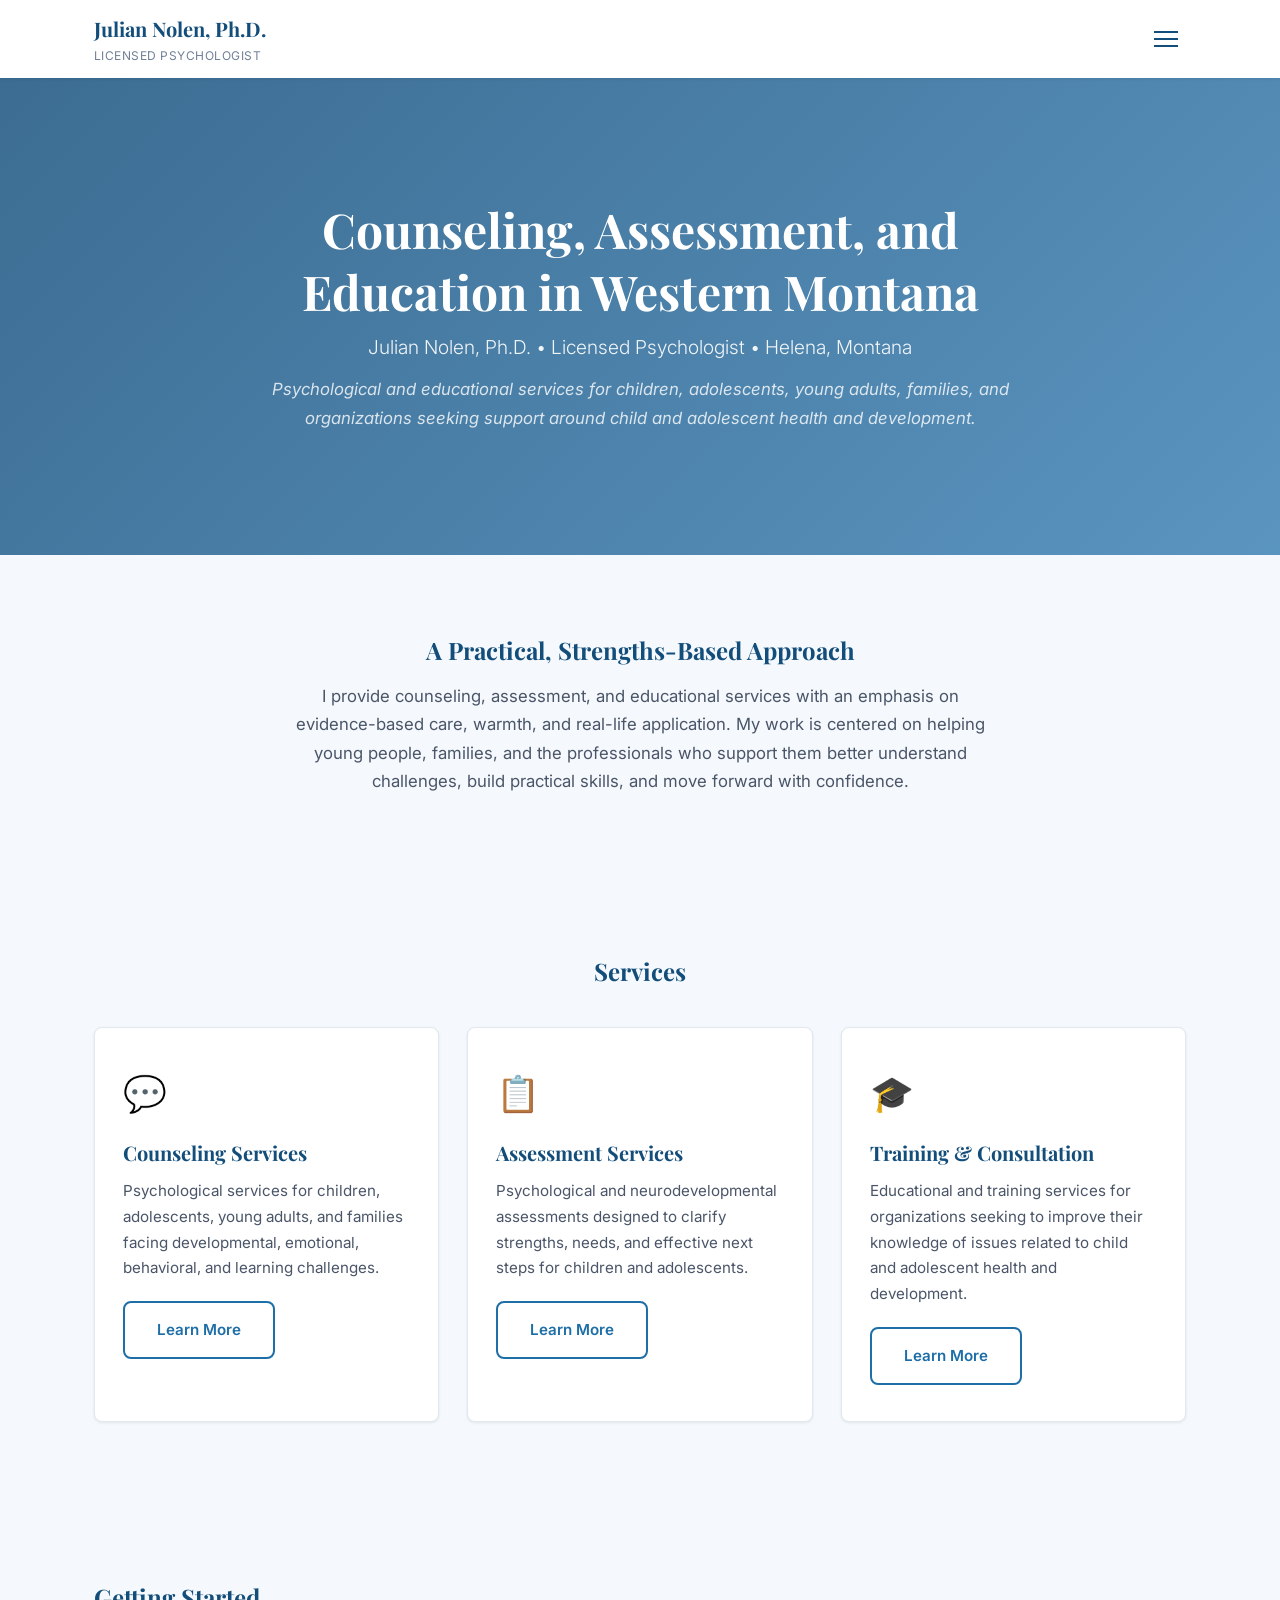
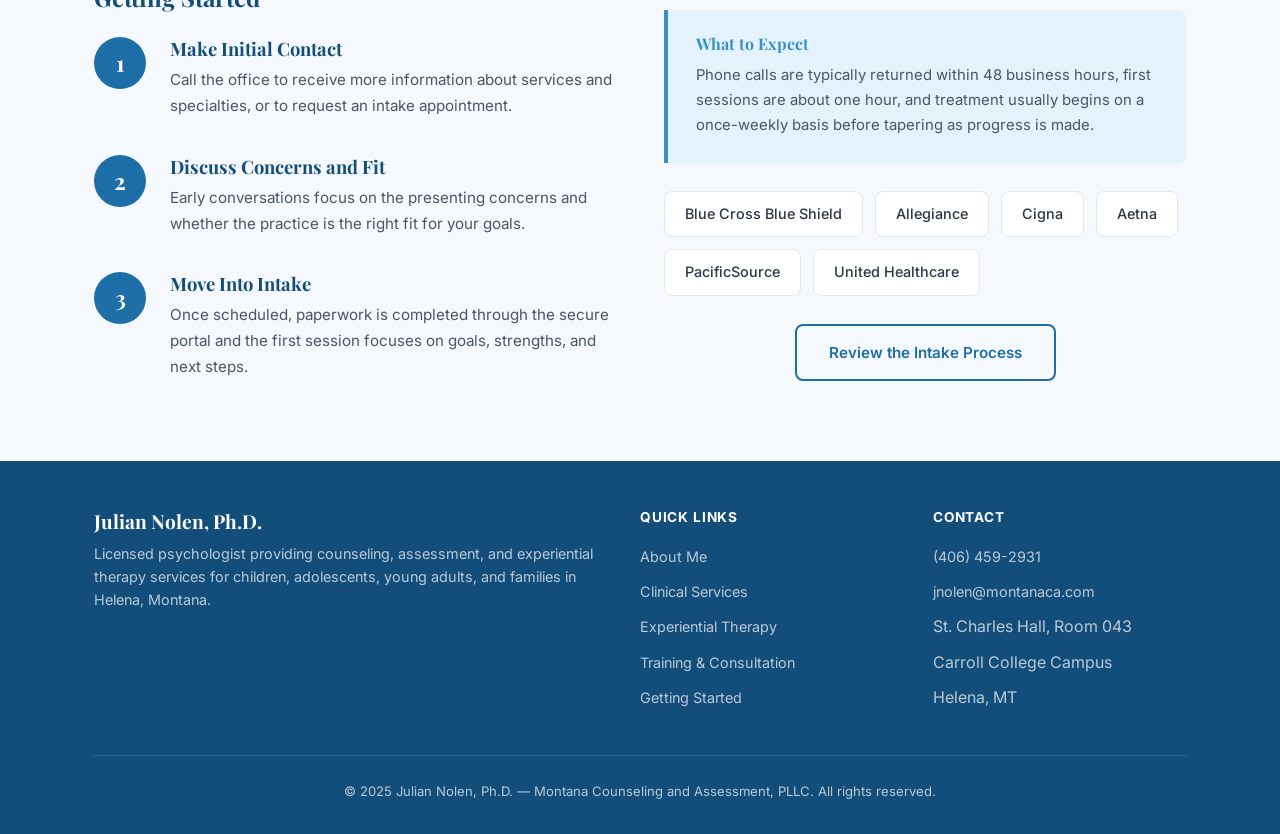
<file: index.html>
<!DOCTYPE html>
<html lang="en">
<head>
  <meta charset="UTF-8">
  <meta name="viewport" content="width=device-width, initial-scale=1.0">
  <meta name="description" content="Julian Nolen, Ph.D. — Licensed psychologist in Helena, Montana offering evidence-based counseling, assessment, and experiential therapy for children, adolescents, young adults, and families.">
  <title>Julian Nolen, Ph.D. — Counseling, Assessment &amp; Education in Western Montana</title>
  <link rel="preconnect" href="https://fonts.googleapis.com">
  <link rel="preconnect" href="https://fonts.gstatic.com" crossorigin>
  <link href="https://fonts.googleapis.com/css2?family=Inter:wght@300;400;500;600;700&family=Playfair+Display:wght@500;600;700&display=swap" rel="stylesheet">
  <link rel="stylesheet" href="styles.css">
</head>
<body>

  <!-- Header -->
  <header class="site-header">
    <div class="container">
      <a href="index.html" class="site-logo">
        Julian Nolen, Ph.D.
        <span>Licensed Psychologist</span>
      </a>
      <button class="nav-toggle" aria-label="Open navigation menu" onclick="document.querySelector('.main-nav').classList.toggle('open')">
        <span></span><span></span><span></span>
      </button>
      <nav class="main-nav" aria-label="Main navigation">
        <ul>
          <li><a href="index.html" class="active">Home</a></li>
          <li><a href="about.html">About Me</a></li>
          <li><a href="clinical-services.html">Clinical Services</a></li>
          <li><a href="experiential-therapy.html">Experiential Therapy</a></li>
          <li><a href="training-consultation.html">Training &amp; Consultation</a></li>
          <li><a href="getting-started.html">Getting Started</a></li>
          <li><a href="contact.html">Contact</a></li>
        </ul>
      </nav>
    </div>
  </header>

  <!-- Hero -->
  <section class="hero">
    <div class="container">
      <h1>Counseling, Assessment, and Education in Western Montana</h1>
      <p class="subtitle">Julian Nolen, Ph.D. &bull; Licensed Psychologist &bull; Helena, Montana</p>
      <p class="tagline">Psychological and educational services for children, adolescents, young adults, families, and organizations seeking support around child and adolescent health and development.</p>
    </div>
  </section>

  <!-- Introduction -->
  <section class="section">
    <div class="container text-center">
      <h2>A Practical, Strengths-Based Approach</h2>
      <p class="intro-text">
        I provide counseling, assessment, and educational services with an emphasis on evidence-based care, warmth, and real-life application. My work is centered on helping young people, families, and the professionals who support them better understand challenges, build practical skills, and move forward with confidence.
      </p>
    </div>
  </section>

  <!-- Services Overview -->
  <section class="section">
    <div class="container">
      <h2 class="text-center">Services</h2>
      <div class="card-grid">

        <div class="card">
          <div class="card__icon">💬</div>
          <h3>Counseling Services</h3>
          <p>Psychological services for children, adolescents, young adults, and families facing developmental, emotional, behavioral, and learning challenges.</p>
          <a href="clinical-services.html" class="btn btn--outline">Learn More</a>
        </div>

        <div class="card">
          <div class="card__icon">📋</div>
          <h3>Assessment Services</h3>
          <p>Psychological and neurodevelopmental assessments designed to clarify strengths, needs, and effective next steps for children and adolescents.</p>
          <a href="clinical-services.html#assessments" class="btn btn--outline">Learn More</a>
        </div>

        <div class="card">
          <div class="card__icon">🎓</div>
          <h3>Training &amp; Consultation</h3>
          <p>Educational and training services for organizations seeking to improve their knowledge of issues related to child and adolescent health and development.</p>
          <a href="training-consultation.html" class="btn btn--outline">Learn More</a>
        </div>

      </div>
    </div>
  </section>

  <!-- Getting Started Preview -->
  <section class="section">
    <div class="container">
      <div class="two-col">
        <div>
          <h2>Getting Started</h2>
          <div class="steps steps--compact">
            <div class="step">
              <div class="step__number">1</div>
              <div class="step__content">
                <h3>Make Initial Contact</h3>
                <p>Call the office to receive more information about services and specialties, or to request an intake appointment.</p>
              </div>
            </div>
            <div class="step">
              <div class="step__number">2</div>
              <div class="step__content">
                <h3>Discuss Concerns and Fit</h3>
                <p>Early conversations focus on the presenting concerns and whether the practice is the right fit for your goals.</p>
              </div>
            </div>
            <div class="step">
              <div class="step__number">3</div>
              <div class="step__content">
                <h3>Move Into Intake</h3>
                <p>Once scheduled, paperwork is completed through the secure portal and the first session focuses on goals, strengths, and next steps.</p>
              </div>
            </div>
          </div>
        </div>
        <div>
          <div class="info-box info-box--green">
            <h4>What to Expect</h4>
            <p>Phone calls are typically returned within 48 business hours, first sessions are about one hour, and treatment usually begins on a once-weekly basis before tapering as progress is made.</p>
          </div>
          <div class="insurance-grid">
            <span class="insurance-badge">Blue Cross Blue Shield</span>
            <span class="insurance-badge">Allegiance</span>
            <span class="insurance-badge">Cigna</span>
            <span class="insurance-badge">Aetna</span>
            <span class="insurance-badge">PacificSource</span>
            <span class="insurance-badge">United Healthcare</span>
          </div>
          <div class="btn-group mt-md">
            <a href="getting-started.html" class="btn btn--outline">Review the Intake Process</a>
          </div>
        </div>
      </div>
    </div>
  </section>

  <!-- Footer -->
  <footer class="site-footer">
    <div class="container">
      <div class="footer-grid">
        <div class="footer-brand">
          <h3>Julian Nolen, Ph.D.</h3>
          <p>Licensed psychologist providing counseling, assessment, and experiential therapy services for children, adolescents, young adults, and families in Helena, Montana.</p>
        </div>
        <div>
          <h4>Quick Links</h4>
          <ul>
            <li><a href="about.html">About Me</a></li>
            <li><a href="clinical-services.html">Clinical Services</a></li>
            <li><a href="experiential-therapy.html">Experiential Therapy</a></li>
            <li><a href="training-consultation.html">Training &amp; Consultation</a></li>
            <li><a href="getting-started.html">Getting Started</a></li>
          </ul>
        </div>
        <div>
          <h4>Contact</h4>
          <ul>
            <li><a href="tel:+14064592931">(406) 459-2931</a></li>
            <li><a href="mailto:jnolen@montanaca.com">jnolen@montanaca.com</a></li>
            <li>St. Charles Hall, Room 043</li>
            <li>Carroll College Campus</li>
            <li>Helena, MT</li>
          </ul>
        </div>
      </div>
      <div class="footer-bottom">
        <p>&copy; 2025 Julian Nolen, Ph.D. &mdash; Montana Counseling and Assessment, PLLC. All rights reserved.</p>
      </div>
    </div>
  </footer>

</body>
</html>
</file>
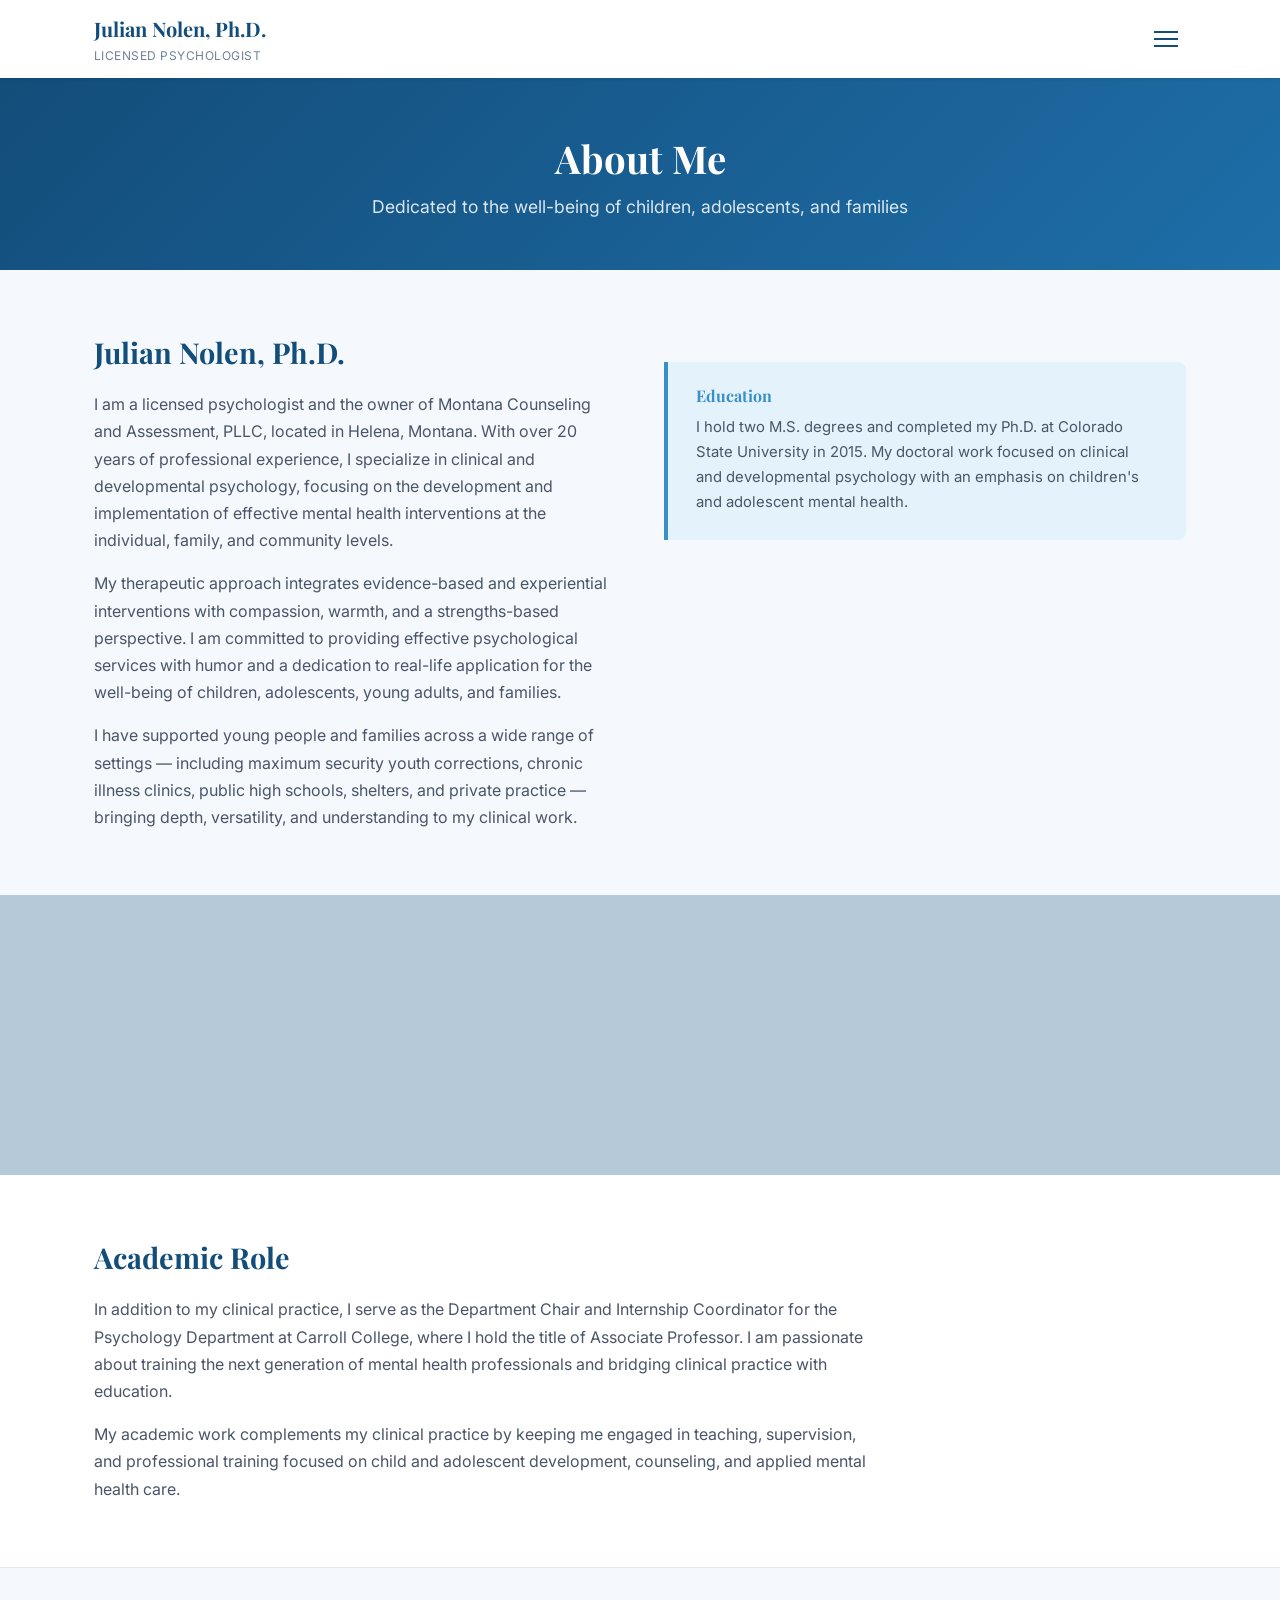
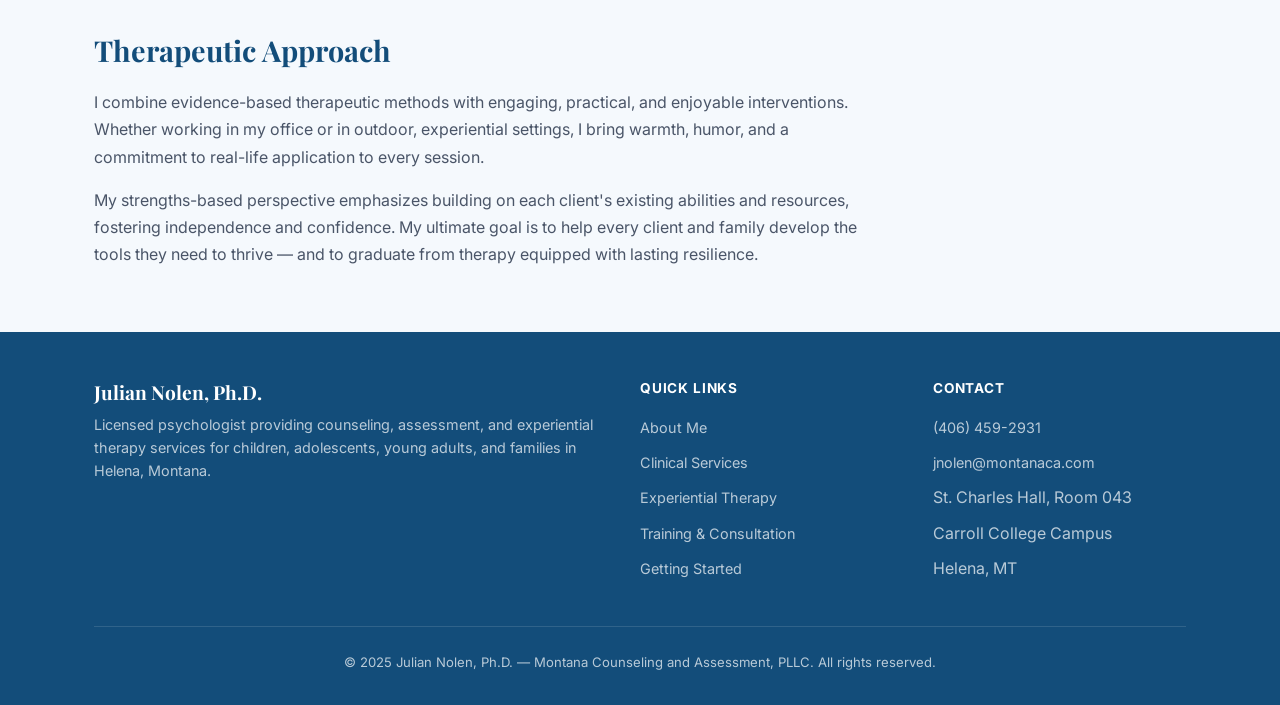
<file: about.html>
<!DOCTYPE html>
<html lang="en">
<head>
  <meta charset="UTF-8">
  <meta name="viewport" content="width=device-width, initial-scale=1.0">
  <meta name="description" content="Learn about Dr. Julian Nolen — licensed psychologist, Associate Professor at Carroll College, with over 20 years of experience supporting children, adolescents, and families.">
  <title>About Me — Julian Nolen, Ph.D.</title>
  <link rel="preconnect" href="https://fonts.googleapis.com">
  <link rel="preconnect" href="https://fonts.gstatic.com" crossorigin>
  <link href="https://fonts.googleapis.com/css2?family=Inter:wght@300;400;500;600;700&family=Playfair+Display:wght@500;600;700&display=swap" rel="stylesheet">
  <link rel="stylesheet" href="styles.css">
</head>
<body>

  <!-- Header -->
  <header class="site-header">
    <div class="container">
      <a href="index.html" class="site-logo">
        Julian Nolen, Ph.D.
        <span>Licensed Psychologist</span>
      </a>
      <button class="nav-toggle" aria-label="Open navigation menu" onclick="document.querySelector('.main-nav').classList.toggle('open')">
        <span></span><span></span><span></span>
      </button>
      <nav class="main-nav" aria-label="Main navigation">
        <ul>
          <li><a href="index.html">Home</a></li>
          <li><a href="about.html" class="active">About Me</a></li>
          <li><a href="clinical-services.html">Clinical Services</a></li>
          <li><a href="experiential-therapy.html">Experiential Therapy</a></li>
          <li><a href="training-consultation.html">Training &amp; Consultation</a></li>
          <li><a href="getting-started.html">Getting Started</a></li>
          <li><a href="contact.html">Contact</a></li>
        </ul>
      </nav>
    </div>
  </header>

  <!-- Page Header -->
  <section class="page-header">
    <div class="container">
      <h1>About Me</h1>
      <p>Dedicated to the well-being of children, adolescents, and families</p>
    </div>
  </section>

  <!-- Bio -->
  <section class="content-section">
    <div class="container">
      <div class="two-col">
        <div>
          <h2>Julian Nolen, Ph.D.</h2>
          <p>I am a licensed psychologist and the owner of Montana Counseling and Assessment, PLLC, located in Helena, Montana. With over 20 years of professional experience, I specialize in clinical and developmental psychology, focusing on the development and implementation of effective mental health interventions at the individual, family, and community levels.</p>
          <p>My therapeutic approach integrates evidence-based and experiential interventions with compassion, warmth, and a strengths-based perspective. I am committed to providing effective psychological services with humor and a dedication to real-life application for the well-being of children, adolescents, young adults, and families.</p>
          <p>I have supported young people and families across a wide range of settings — including maximum security youth corrections, chronic illness clinics, public high schools, shelters, and private practice — bringing depth, versatility, and understanding to my clinical work.</p>
        </div>
        <div>
          <div class="info-box info-box--green">
            <h4>Education</h4>
            <p>I hold two M.S. degrees and completed my Ph.D. at Colorado State University in 2015. My doctoral work focused on clinical and developmental psychology with an emphasis on children's and adolescent mental health.</p>
          </div>
        </div>
      </div>
    </div>
  </section>

  <!-- Nature Strip -->
  <div class="nature-strip" role="img" aria-label="Mountain lake landscape in Montana"></div>

  <!-- Academic Role -->
  <section class="content-section section--alt">
    <div class="container">
      <h2>Academic Role</h2>
      <p>In addition to my clinical practice, I serve as the Department Chair and Internship Coordinator for the Psychology Department at Carroll College, where I hold the title of Associate Professor. I am passionate about training the next generation of mental health professionals and bridging clinical practice with education.</p>
      <p>My academic work complements my clinical practice by keeping me engaged in teaching, supervision, and professional training focused on child and adolescent development, counseling, and applied mental health care.</p>
    </div>
  </section>

  <!-- Approach -->
  <section class="content-section">
    <div class="container">
      <h2>Therapeutic Approach</h2>
      <p>I combine evidence-based therapeutic methods with engaging, practical, and enjoyable interventions. Whether working in my office or in outdoor, experiential settings, I bring warmth, humor, and a commitment to real-life application to every session.</p>
      <p>My strengths-based perspective emphasizes building on each client's existing abilities and resources, fostering independence and confidence. My ultimate goal is to help every client and family develop the tools they need to thrive — and to graduate from therapy equipped with lasting resilience.</p>
    </div>
  </section>

  <!-- Footer -->
  <footer class="site-footer">
    <div class="container">
      <div class="footer-grid">
        <div class="footer-brand">
          <h3>Julian Nolen, Ph.D.</h3>
          <p>Licensed psychologist providing counseling, assessment, and experiential therapy services for children, adolescents, young adults, and families in Helena, Montana.</p>
        </div>
        <div>
          <h4>Quick Links</h4>
          <ul>
            <li><a href="about.html">About Me</a></li>
            <li><a href="clinical-services.html">Clinical Services</a></li>
            <li><a href="experiential-therapy.html">Experiential Therapy</a></li>
            <li><a href="training-consultation.html">Training &amp; Consultation</a></li>
            <li><a href="getting-started.html">Getting Started</a></li>
          </ul>
        </div>
        <div>
          <h4>Contact</h4>
          <ul>
            <li><a href="tel:+14064592931">(406) 459-2931</a></li>
            <li><a href="mailto:jnolen@montanaca.com">jnolen@montanaca.com</a></li>
            <li>St. Charles Hall, Room 043</li>
            <li>Carroll College Campus</li>
            <li>Helena, MT</li>
          </ul>
        </div>
      </div>
      <div class="footer-bottom">
        <p>&copy; 2025 Julian Nolen, Ph.D. &mdash; Montana Counseling and Assessment, PLLC. All rights reserved.</p>
      </div>
    </div>
  </footer>

</body>
</html>
</file>
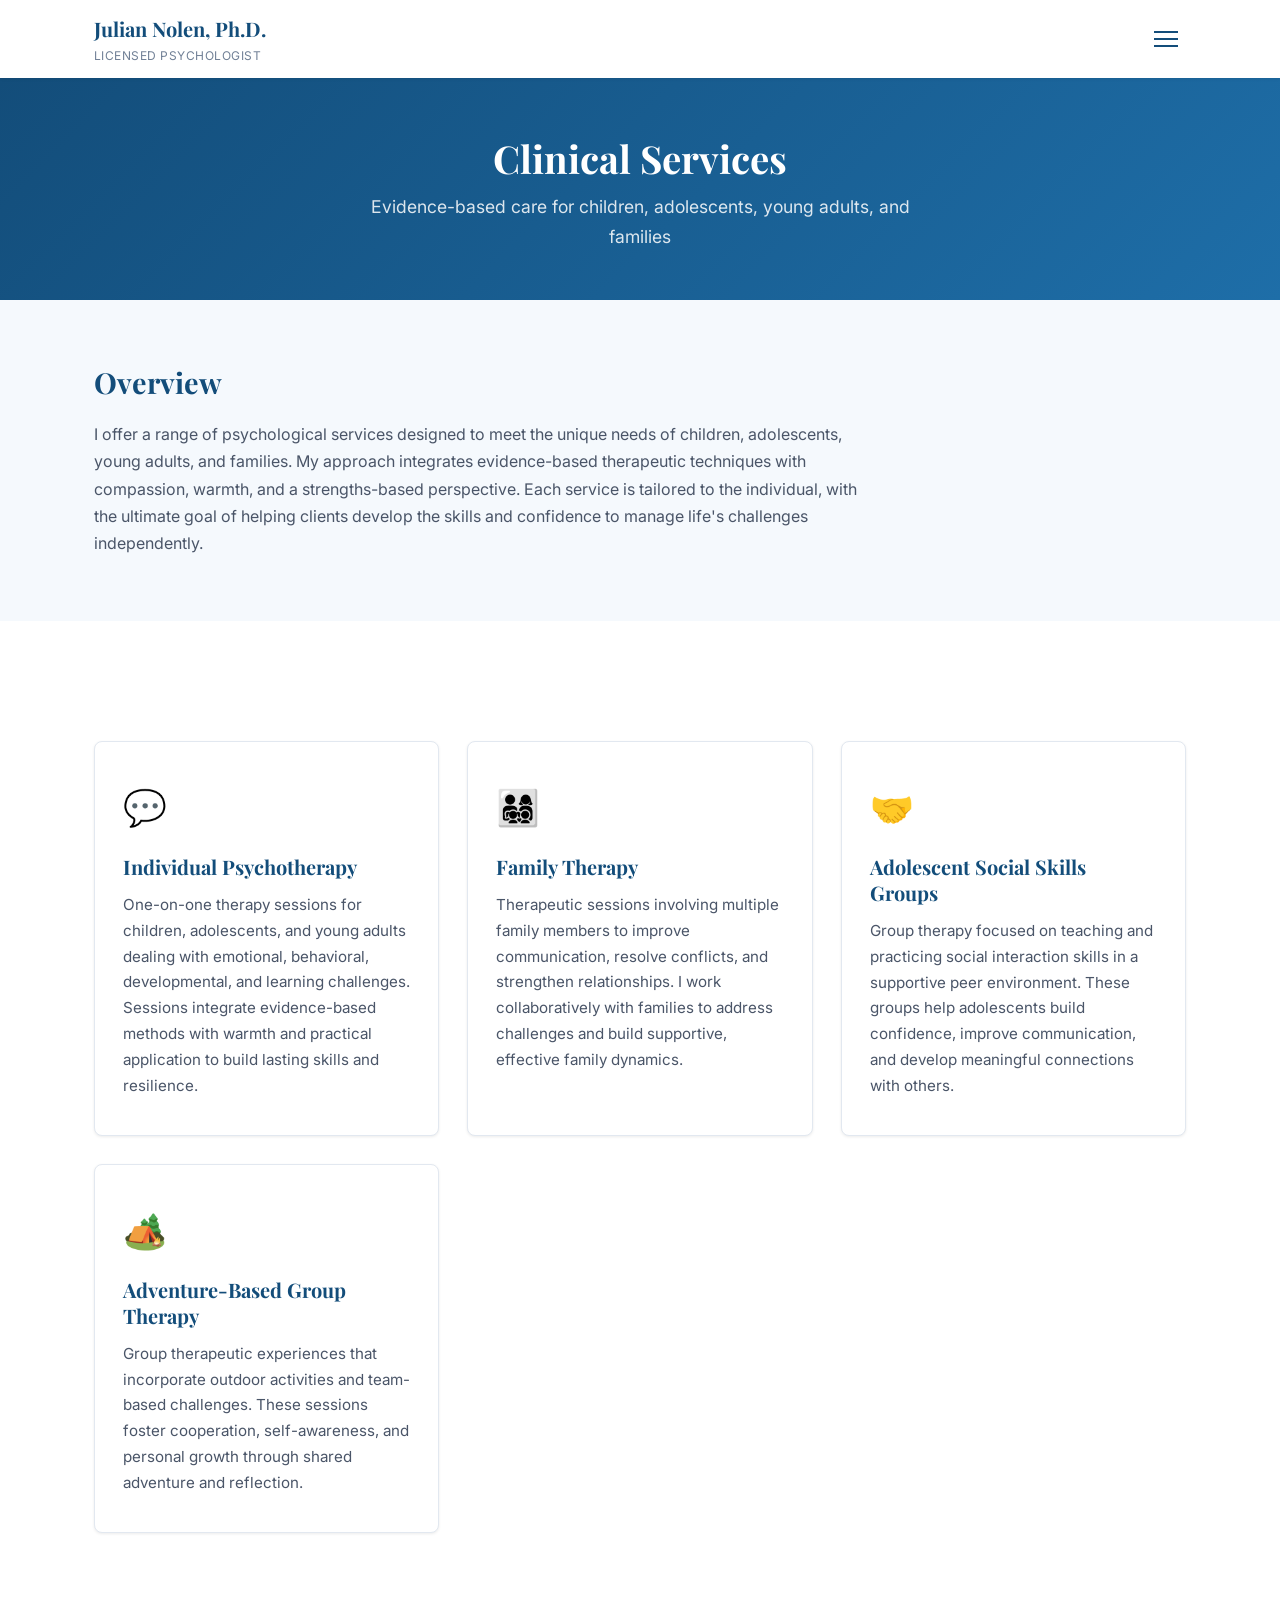
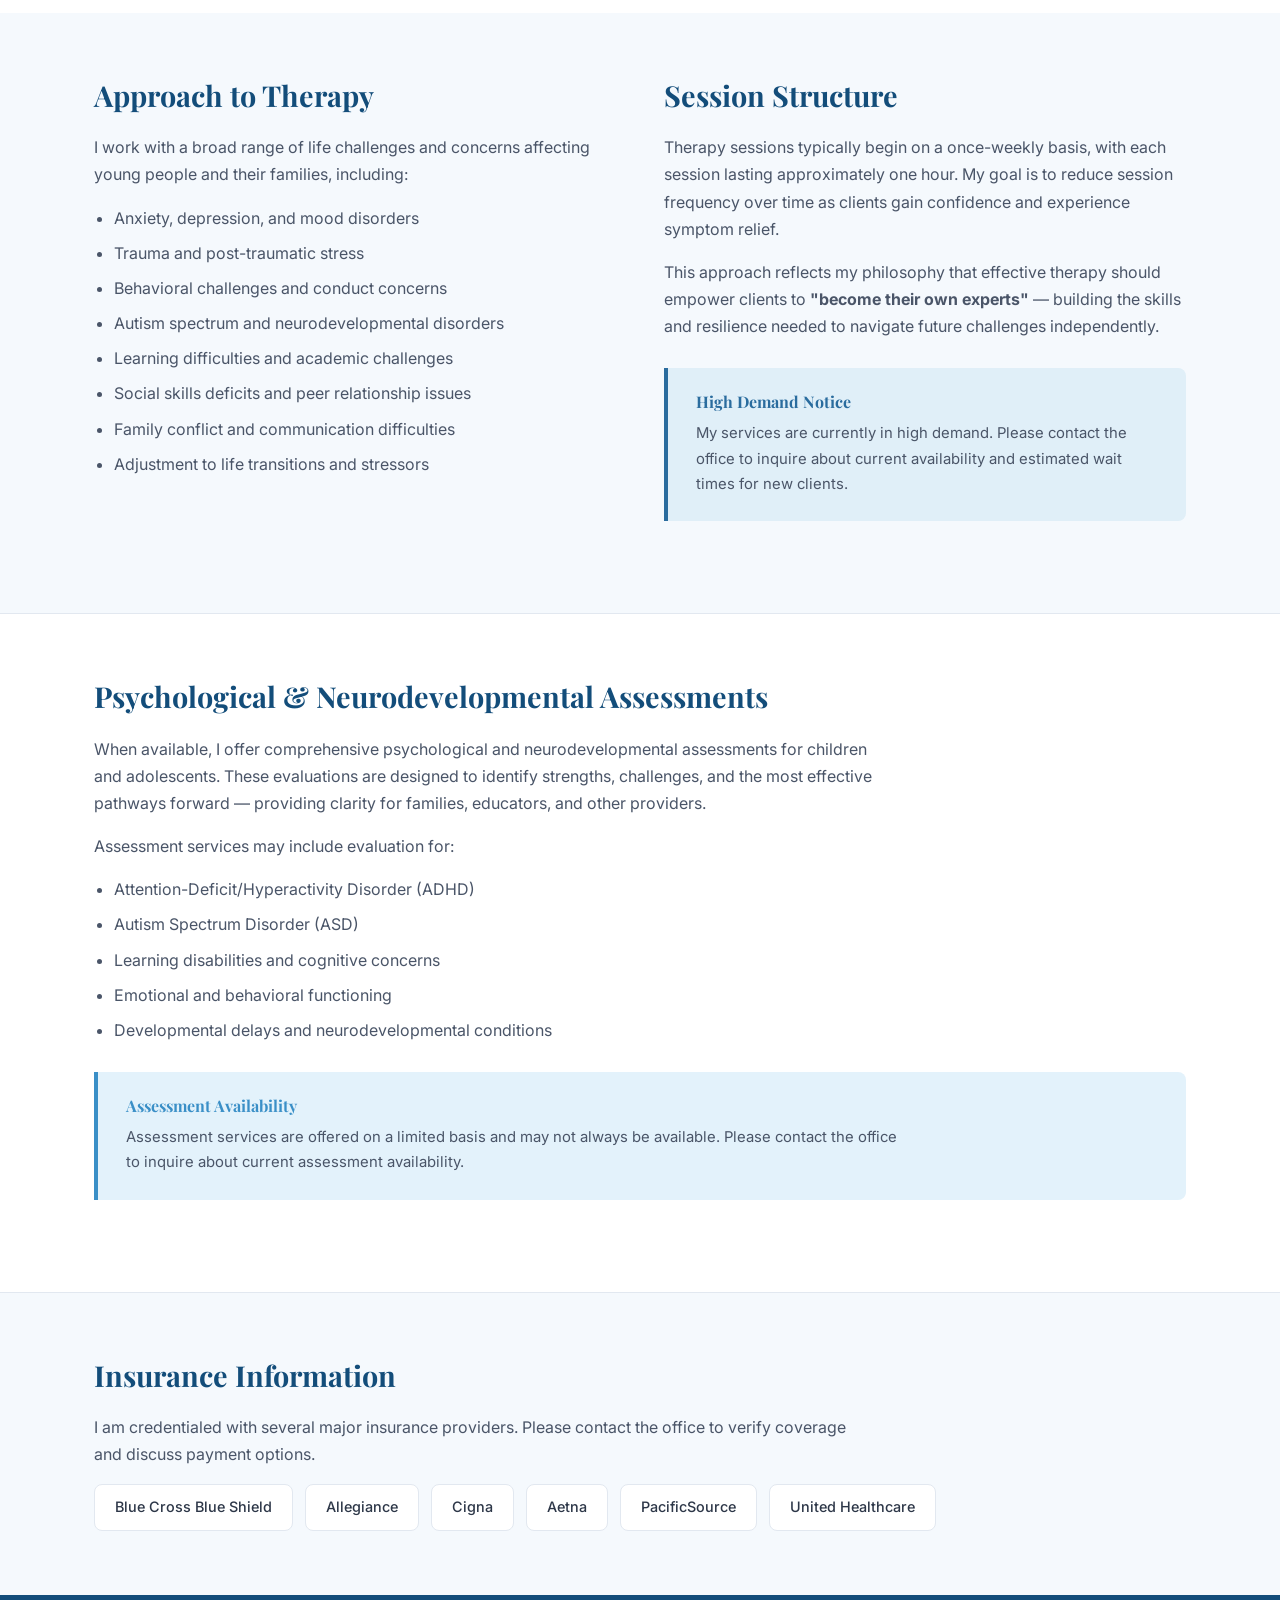
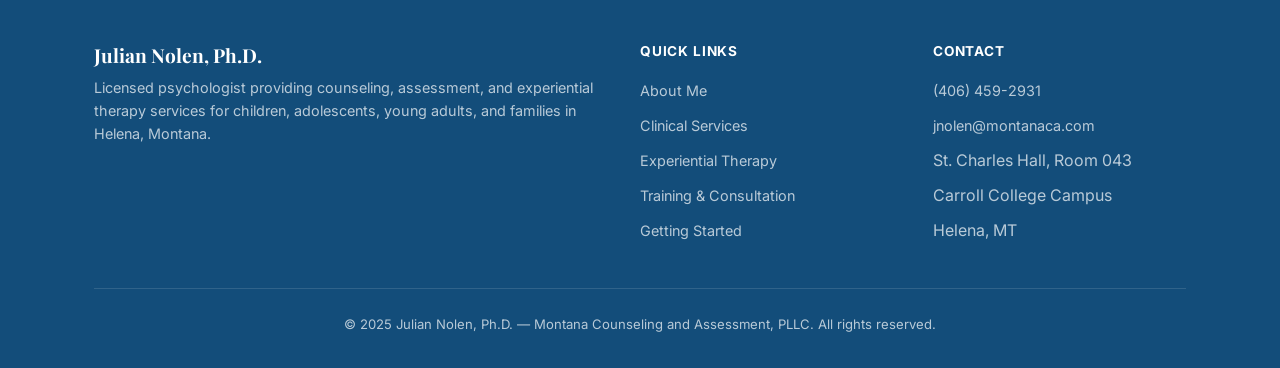
<file: clinical-services.html>
<!DOCTYPE html>
<html lang="en">
<head>
  <meta charset="UTF-8">
  <meta name="viewport" content="width=device-width, initial-scale=1.0">
  <meta name="description" content="Clinical services offered by Dr. Julian Nolen — individual and family psychotherapy, social skills groups, adventure-based group therapy, and psychological assessments in Helena, Montana.">
  <title>Clinical Services — Julian Nolen, Ph.D.</title>
  <link rel="preconnect" href="https://fonts.googleapis.com">
  <link rel="preconnect" href="https://fonts.gstatic.com" crossorigin>
  <link href="https://fonts.googleapis.com/css2?family=Inter:wght@300;400;500;600;700&family=Playfair+Display:wght@500;600;700&display=swap" rel="stylesheet">
  <link rel="stylesheet" href="styles.css">
</head>
<body>

  <!-- Header -->
  <header class="site-header">
    <div class="container">
      <a href="index.html" class="site-logo">
        Julian Nolen, Ph.D.
        <span>Licensed Psychologist</span>
      </a>
      <button class="nav-toggle" aria-label="Open navigation menu" onclick="document.querySelector('.main-nav').classList.toggle('open')">
        <span></span><span></span><span></span>
      </button>
      <nav class="main-nav" aria-label="Main navigation">
        <ul>
          <li><a href="index.html">Home</a></li>
          <li><a href="about.html">About Me</a></li>
          <li><a href="clinical-services.html" class="active">Clinical Services</a></li>
          <li><a href="experiential-therapy.html">Experiential Therapy</a></li>
          <li><a href="training-consultation.html">Training &amp; Consultation</a></li>
          <li><a href="getting-started.html">Getting Started</a></li>
          <li><a href="contact.html">Contact</a></li>
        </ul>
      </nav>
    </div>
  </header>

  <!-- Page Header -->
  <section class="page-header">
    <div class="container">
      <h1>Clinical Services</h1>
      <p>Evidence-based care for children, adolescents, young adults, and families</p>
    </div>
  </section>

  <!-- Overview -->
  <section class="content-section">
    <div class="container">
      <h2>Overview</h2>
      <p>I offer a range of psychological services designed to meet the unique needs of children, adolescents, young adults, and families. My approach integrates evidence-based therapeutic techniques with compassion, warmth, and a strengths-based perspective. Each service is tailored to the individual, with the ultimate goal of helping clients develop the skills and confidence to manage life's challenges independently.</p>
    </div>
  </section>

  <!-- Services Cards -->
  <section class="section section--alt">
    <div class="container">
      <div class="card-grid">

        <div class="card">
          <div class="card__icon">💬</div>
          <h3>Individual Psychotherapy</h3>
          <p>One-on-one therapy sessions for children, adolescents, and young adults dealing with emotional, behavioral, developmental, and learning challenges. Sessions integrate evidence-based methods with warmth and practical application to build lasting skills and resilience.</p>
        </div>

        <div class="card">
          <div class="card__icon">👨‍👩‍👧‍👦</div>
          <h3>Family Therapy</h3>
          <p>Therapeutic sessions involving multiple family members to improve communication, resolve conflicts, and strengthen relationships. I work collaboratively with families to address challenges and build supportive, effective family dynamics.</p>
        </div>

        <div class="card">
          <div class="card__icon">🤝</div>
          <h3>Adolescent Social Skills Groups</h3>
          <p>Group therapy focused on teaching and practicing social interaction skills in a supportive peer environment. These groups help adolescents build confidence, improve communication, and develop meaningful connections with others.</p>
        </div>

        <div class="card">
          <div class="card__icon">🏕️</div>
          <h3>Adventure-Based Group Therapy</h3>
          <p>Group therapeutic experiences that incorporate outdoor activities and team-based challenges. These sessions foster cooperation, self-awareness, and personal growth through shared adventure and reflection.</p>
        </div>

      </div>
    </div>
  </section>

  <!-- Therapy Details -->
  <section class="content-section">
    <div class="container">
      <div class="two-col">
        <div>
          <h2>Approach to Therapy</h2>
          <p>I work with a broad range of life challenges and concerns affecting young people and their families, including:</p>
          <ul>
            <li>Anxiety, depression, and mood disorders</li>
            <li>Trauma and post-traumatic stress</li>
            <li>Behavioral challenges and conduct concerns</li>
            <li>Autism spectrum and neurodevelopmental disorders</li>
            <li>Learning difficulties and academic challenges</li>
            <li>Social skills deficits and peer relationship issues</li>
            <li>Family conflict and communication difficulties</li>
            <li>Adjustment to life transitions and stressors</li>
          </ul>
        </div>
        <div>
          <h2>Session Structure</h2>
          <p>Therapy sessions typically begin on a once-weekly basis, with each session lasting approximately one hour. My goal is to reduce session frequency over time as clients gain confidence and experience symptom relief.</p>
          <p>This approach reflects my philosophy that effective therapy should empower clients to <strong>"become their own experts"</strong> — building the skills and resilience needed to navigate future challenges independently.</p>
          <div class="info-box">
            <h4>High Demand Notice</h4>
            <p>My services are currently in high demand. Please contact the office to inquire about current availability and estimated wait times for new clients.</p>
          </div>
        </div>
      </div>
    </div>
  </section>

  <!-- Assessments -->
  <section class="content-section section--alt" id="assessments">
    <div class="container">
      <h2>Psychological &amp; Neurodevelopmental Assessments</h2>
      <p>When available, I offer comprehensive psychological and neurodevelopmental assessments for children and adolescents. These evaluations are designed to identify strengths, challenges, and the most effective pathways forward — providing clarity for families, educators, and other providers.</p>
      <p>Assessment services may include evaluation for:</p>
      <ul>
        <li>Attention-Deficit/Hyperactivity Disorder (ADHD)</li>
        <li>Autism Spectrum Disorder (ASD)</li>
        <li>Learning disabilities and cognitive concerns</li>
        <li>Emotional and behavioral functioning</li>
        <li>Developmental delays and neurodevelopmental conditions</li>
      </ul>
      <div class="info-box info-box--green">
        <h4>Assessment Availability</h4>
        <p>Assessment services are offered on a limited basis and may not always be available. Please contact the office to inquire about current assessment availability.</p>
      </div>
    </div>
  </section>

  <!-- Insurance -->
  <section class="content-section">
    <div class="container">
      <h2>Insurance Information</h2>
      <p>I am credentialed with several major insurance providers. Please contact the office to verify coverage and discuss payment options.</p>
      <div class="insurance-grid">
        <span class="insurance-badge">Blue Cross Blue Shield</span>
        <span class="insurance-badge">Allegiance</span>
        <span class="insurance-badge">Cigna</span>
        <span class="insurance-badge">Aetna</span>
        <span class="insurance-badge">PacificSource</span>
        <span class="insurance-badge">United Healthcare</span>
      </div>
    </div>
  </section>

  <!-- Footer -->
  <footer class="site-footer">
    <div class="container">
      <div class="footer-grid">
        <div class="footer-brand">
          <h3>Julian Nolen, Ph.D.</h3>
          <p>Licensed psychologist providing counseling, assessment, and experiential therapy services for children, adolescents, young adults, and families in Helena, Montana.</p>
        </div>
        <div>
          <h4>Quick Links</h4>
          <ul>
            <li><a href="about.html">About Me</a></li>
            <li><a href="clinical-services.html">Clinical Services</a></li>
            <li><a href="experiential-therapy.html">Experiential Therapy</a></li>
            <li><a href="training-consultation.html">Training &amp; Consultation</a></li>
            <li><a href="getting-started.html">Getting Started</a></li>
          </ul>
        </div>
        <div>
          <h4>Contact</h4>
          <ul>
            <li><a href="tel:+14064592931">(406) 459-2931</a></li>
            <li><a href="mailto:jnolen@montanaca.com">jnolen@montanaca.com</a></li>
            <li>St. Charles Hall, Room 043</li>
            <li>Carroll College Campus</li>
            <li>Helena, MT</li>
          </ul>
        </div>
      </div>
      <div class="footer-bottom">
        <p>&copy; 2025 Julian Nolen, Ph.D. &mdash; Montana Counseling and Assessment, PLLC. All rights reserved.</p>
      </div>
    </div>
  </footer>

</body>
</html>
</file>
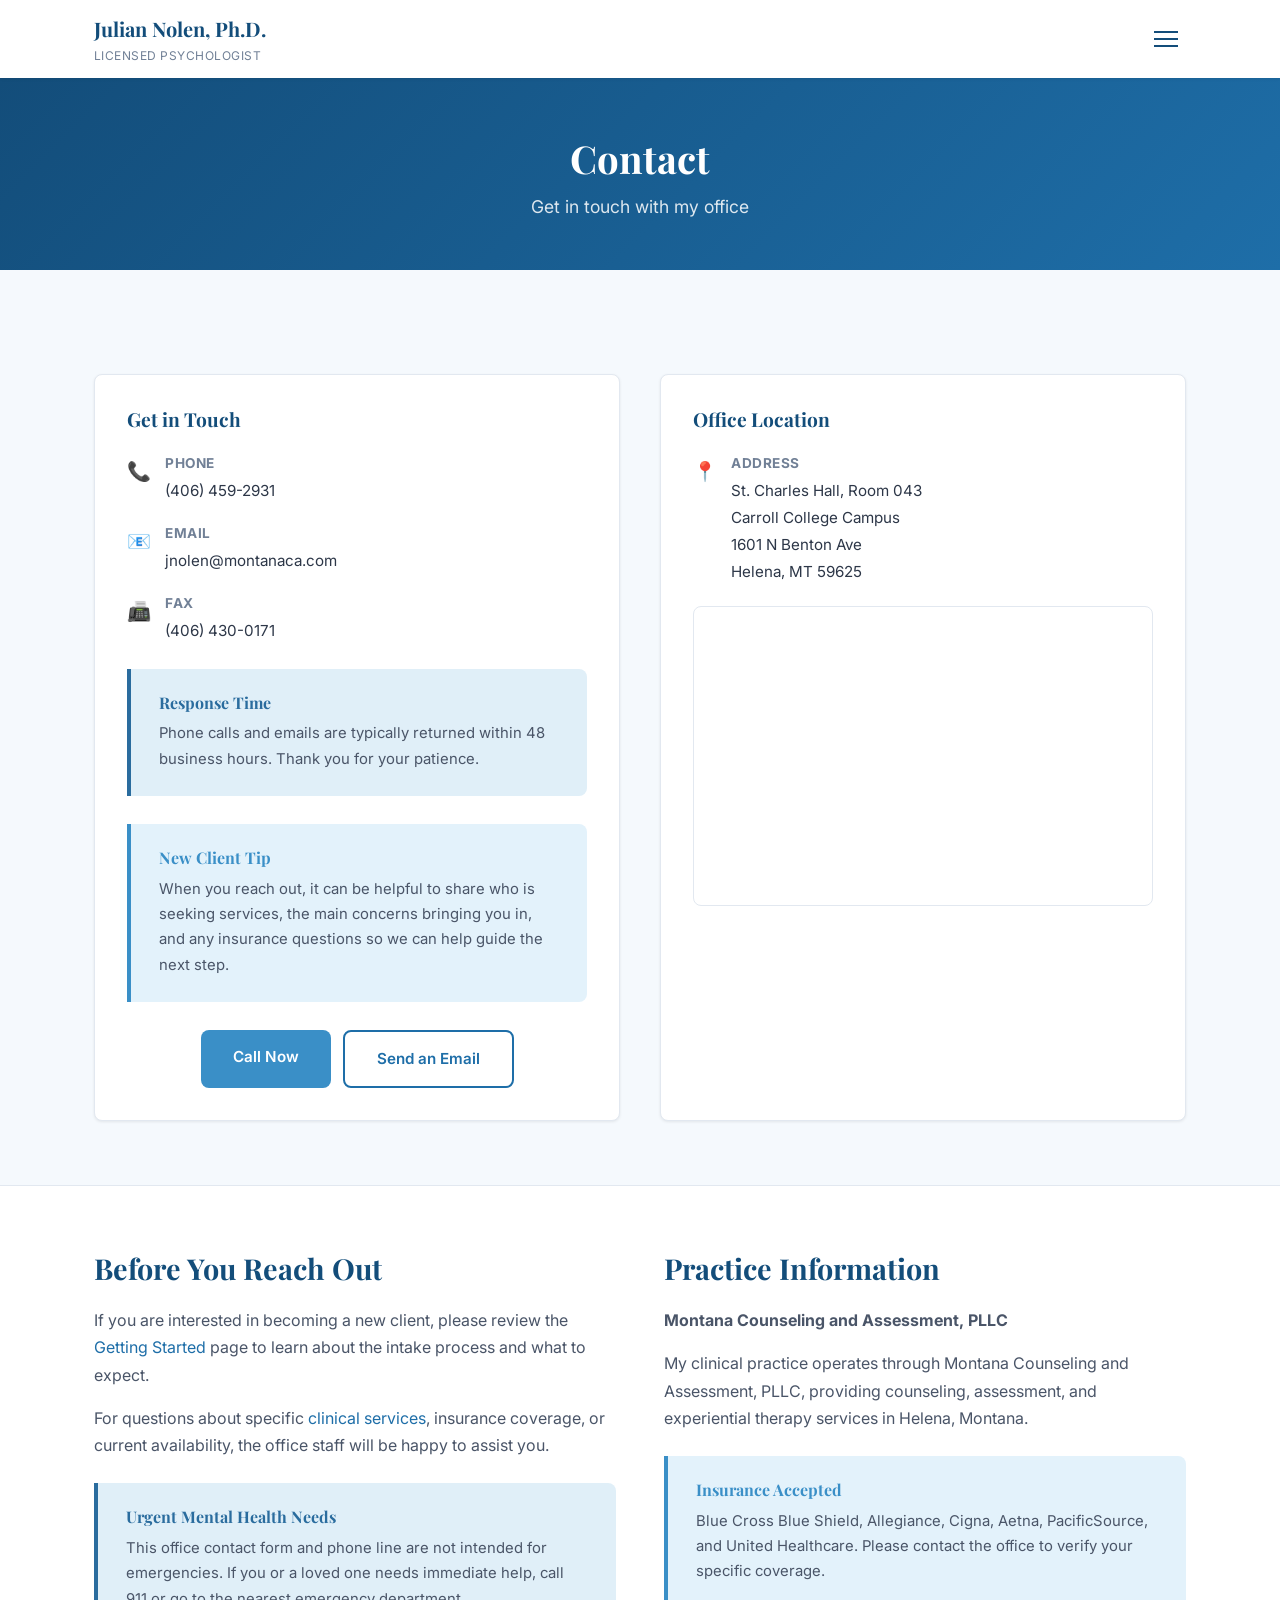
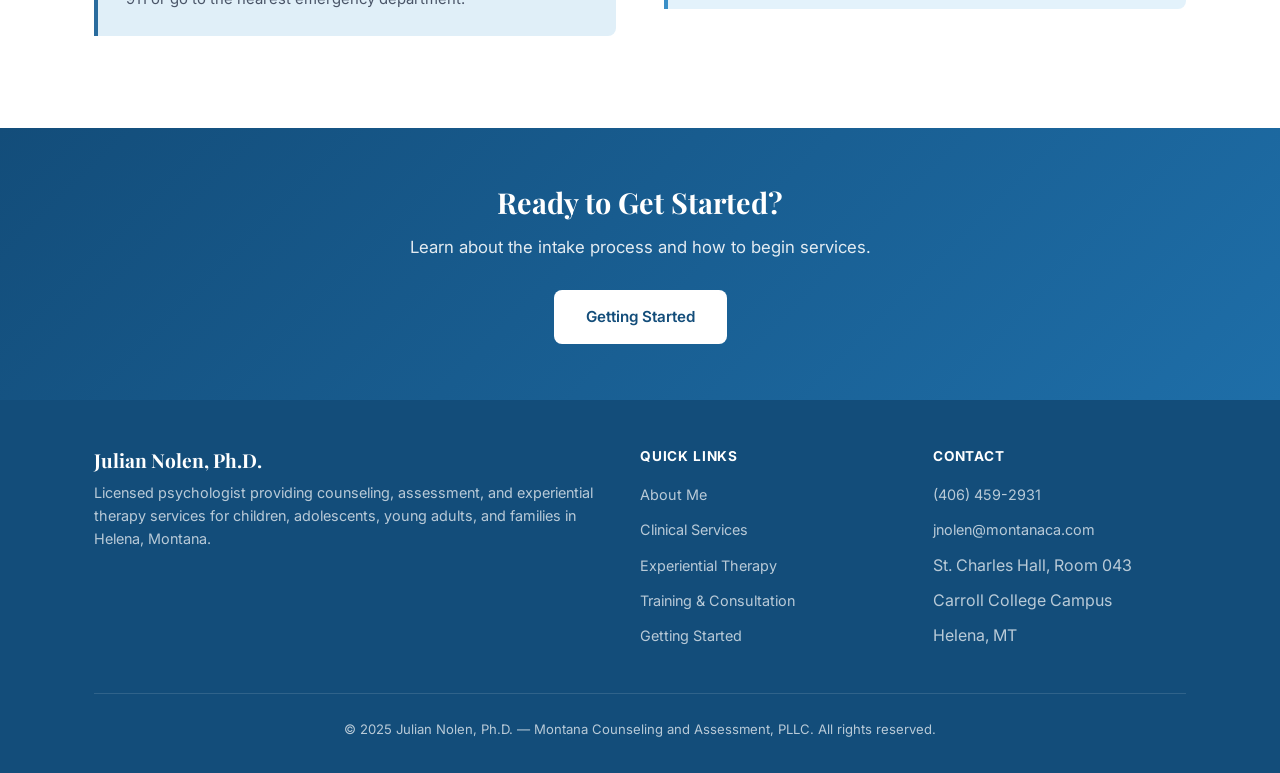
<file: contact.html>
<!DOCTYPE html>
<html lang="en">
<head>
  <meta charset="UTF-8">
  <meta name="viewport" content="width=device-width, initial-scale=1.0">
  <meta name="description" content="Contact Dr. Julian Nolen — phone, email, fax, and office location at Carroll College in Helena, Montana.">
  <title>Contact — Julian Nolen, Ph.D.</title>
  <link rel="preconnect" href="https://fonts.googleapis.com">
  <link rel="preconnect" href="https://fonts.gstatic.com" crossorigin>
  <link href="https://fonts.googleapis.com/css2?family=Inter:wght@300;400;500;600;700&family=Playfair+Display:wght@500;600;700&display=swap" rel="stylesheet">
  <link rel="stylesheet" href="styles.css">
</head>
<body>

  <!-- Header -->
  <header class="site-header">
    <div class="container">
      <a href="index.html" class="site-logo">
        Julian Nolen, Ph.D.
        <span>Licensed Psychologist</span>
      </a>
      <button class="nav-toggle" aria-label="Open navigation menu" onclick="document.querySelector('.main-nav').classList.toggle('open')">
        <span></span><span></span><span></span>
      </button>
      <nav class="main-nav" aria-label="Main navigation">
        <ul>
          <li><a href="index.html">Home</a></li>
          <li><a href="about.html">About Me</a></li>
          <li><a href="clinical-services.html">Clinical Services</a></li>
          <li><a href="experiential-therapy.html">Experiential Therapy</a></li>
          <li><a href="training-consultation.html">Training &amp; Consultation</a></li>
          <li><a href="getting-started.html">Getting Started</a></li>
          <li><a href="contact.html" class="active">Contact</a></li>
        </ul>
      </nav>
    </div>
  </header>

  <!-- Page Header -->
  <section class="page-header">
    <div class="container">
      <h1>Contact</h1>
      <p>Get in touch with my office</p>
    </div>
  </section>

  <!-- Contact Info -->
  <section class="content-section">
    <div class="container">
      <div class="contact-grid">

        <div class="contact-info-card">
          <h3>Get in Touch</h3>

          <div class="contact-detail">
            <span class="icon">📞</span>
            <div>
              <strong>Phone</strong>
              <a href="tel:+14064592931">(406) 459-2931</a>
            </div>
          </div>

          <div class="contact-detail">
            <span class="icon">📧</span>
            <div>
              <strong>Email</strong>
              <a href="mailto:jnolen@montanaca.com">jnolen@montanaca.com</a>
            </div>
          </div>

          <div class="contact-detail">
            <span class="icon">📠</span>
            <div>
              <strong>Fax</strong>
              <span>(406) 430-0171</span>
            </div>
          </div>

          <div class="info-box info-box--spaced">
            <h4>Response Time</h4>
            <p>Phone calls and emails are typically returned within 48 business hours. Thank you for your patience.</p>
          </div>
          <div class="info-box info-box--green info-box--spaced">
            <h4>New Client Tip</h4>
            <p>When you reach out, it can be helpful to share who is seeking services, the main concerns bringing you in, and any insurance questions so we can help guide the next step.</p>
          </div>
          <div class="btn-group mt-md">
            <a href="tel:+14064592931" class="btn btn--accent">Call Now</a>
            <a href="mailto:jnolen@montanaca.com" class="btn btn--outline">Send an Email</a>
          </div>
        </div>

        <div class="contact-info-card">
          <h3>Office Location</h3>

          <div class="contact-detail">
            <span class="icon">📍</span>
            <div>
              <strong>Address</strong>
              <span>St. Charles Hall, Room 043<br>Carroll College Campus<br>1601 N Benton Ave<br>Helena, MT 59625</span>
            </div>
          </div>

          <div class="map-container">
            <iframe
              title="Office location map"
              src="https://www.google.com/maps/embed?pb=!1m18!1m12!1m3!1d2753.5!2d-112.038!3d46.604!2m3!1f0!2f0!3f0!3m2!1i1024!2i768!4f13.1!3m3!1m2!1s0x5342790a9fd6c8b1%3A0x2!2sCarroll+College!5e0!3m2!1sen!2sus!4v1"
              allowfullscreen=""
              loading="lazy"
              referrerpolicy="no-referrer-when-downgrade">
            </iframe>
          </div>
        </div>

      </div>
    </div>
  </section>

  <!-- Additional Information -->
  <section class="content-section section--alt">
    <div class="container">
      <div class="two-col">
        <div>
          <h2>Before You Reach Out</h2>
          <p>If you are interested in becoming a new client, please review the <a href="getting-started.html">Getting Started</a> page to learn about the intake process and what to expect.</p>
          <p>For questions about specific <a href="clinical-services.html">clinical services</a>, insurance coverage, or current availability, the office staff will be happy to assist you.</p>
          <div class="info-box info-box--spaced">
            <h4>Urgent Mental Health Needs</h4>
            <p>This office contact form and phone line are not intended for emergencies. If you or a loved one needs immediate help, call 911 or go to the nearest emergency department.</p>
          </div>
        </div>
        <div>
          <h2>Practice Information</h2>
          <p><strong>Montana Counseling and Assessment, PLLC</strong></p>
          <p>My clinical practice operates through Montana Counseling and Assessment, PLLC, providing counseling, assessment, and experiential therapy services in Helena, Montana.</p>
          <div class="info-box info-box--green info-box--spaced">
            <h4>Insurance Accepted</h4>
            <p>Blue Cross Blue Shield, Allegiance, Cigna, Aetna, PacificSource, and United Healthcare. Please contact the office to verify your specific coverage.</p>
          </div>
        </div>
      </div>
    </div>
  </section>

  <!-- CTA -->
  <section class="cta-banner">
    <div class="container">
      <h2>Ready to Get Started?</h2>
      <p>Learn about the intake process and how to begin services.</p>
      <a href="getting-started.html" class="btn btn--primary">Getting Started</a>
    </div>
  </section>

  <!-- Footer -->
  <footer class="site-footer">
    <div class="container">
      <div class="footer-grid">
        <div class="footer-brand">
          <h3>Julian Nolen, Ph.D.</h3>
          <p>Licensed psychologist providing counseling, assessment, and experiential therapy services for children, adolescents, young adults, and families in Helena, Montana.</p>
        </div>
        <div>
          <h4>Quick Links</h4>
          <ul>
            <li><a href="about.html">About Me</a></li>
            <li><a href="clinical-services.html">Clinical Services</a></li>
            <li><a href="experiential-therapy.html">Experiential Therapy</a></li>
            <li><a href="training-consultation.html">Training &amp; Consultation</a></li>
            <li><a href="getting-started.html">Getting Started</a></li>
          </ul>
        </div>
        <div>
          <h4>Contact</h4>
          <ul>
            <li><a href="tel:+14064592931">(406) 459-2931</a></li>
            <li><a href="mailto:jnolen@montanaca.com">jnolen@montanaca.com</a></li>
            <li>St. Charles Hall, Room 043</li>
            <li>Carroll College Campus</li>
            <li>Helena, MT</li>
          </ul>
        </div>
      </div>
      <div class="footer-bottom">
        <p>&copy; 2025 Julian Nolen, Ph.D. &mdash; Montana Counseling and Assessment, PLLC. All rights reserved.</p>
      </div>
    </div>
  </footer>

</body>
</html>
</file>
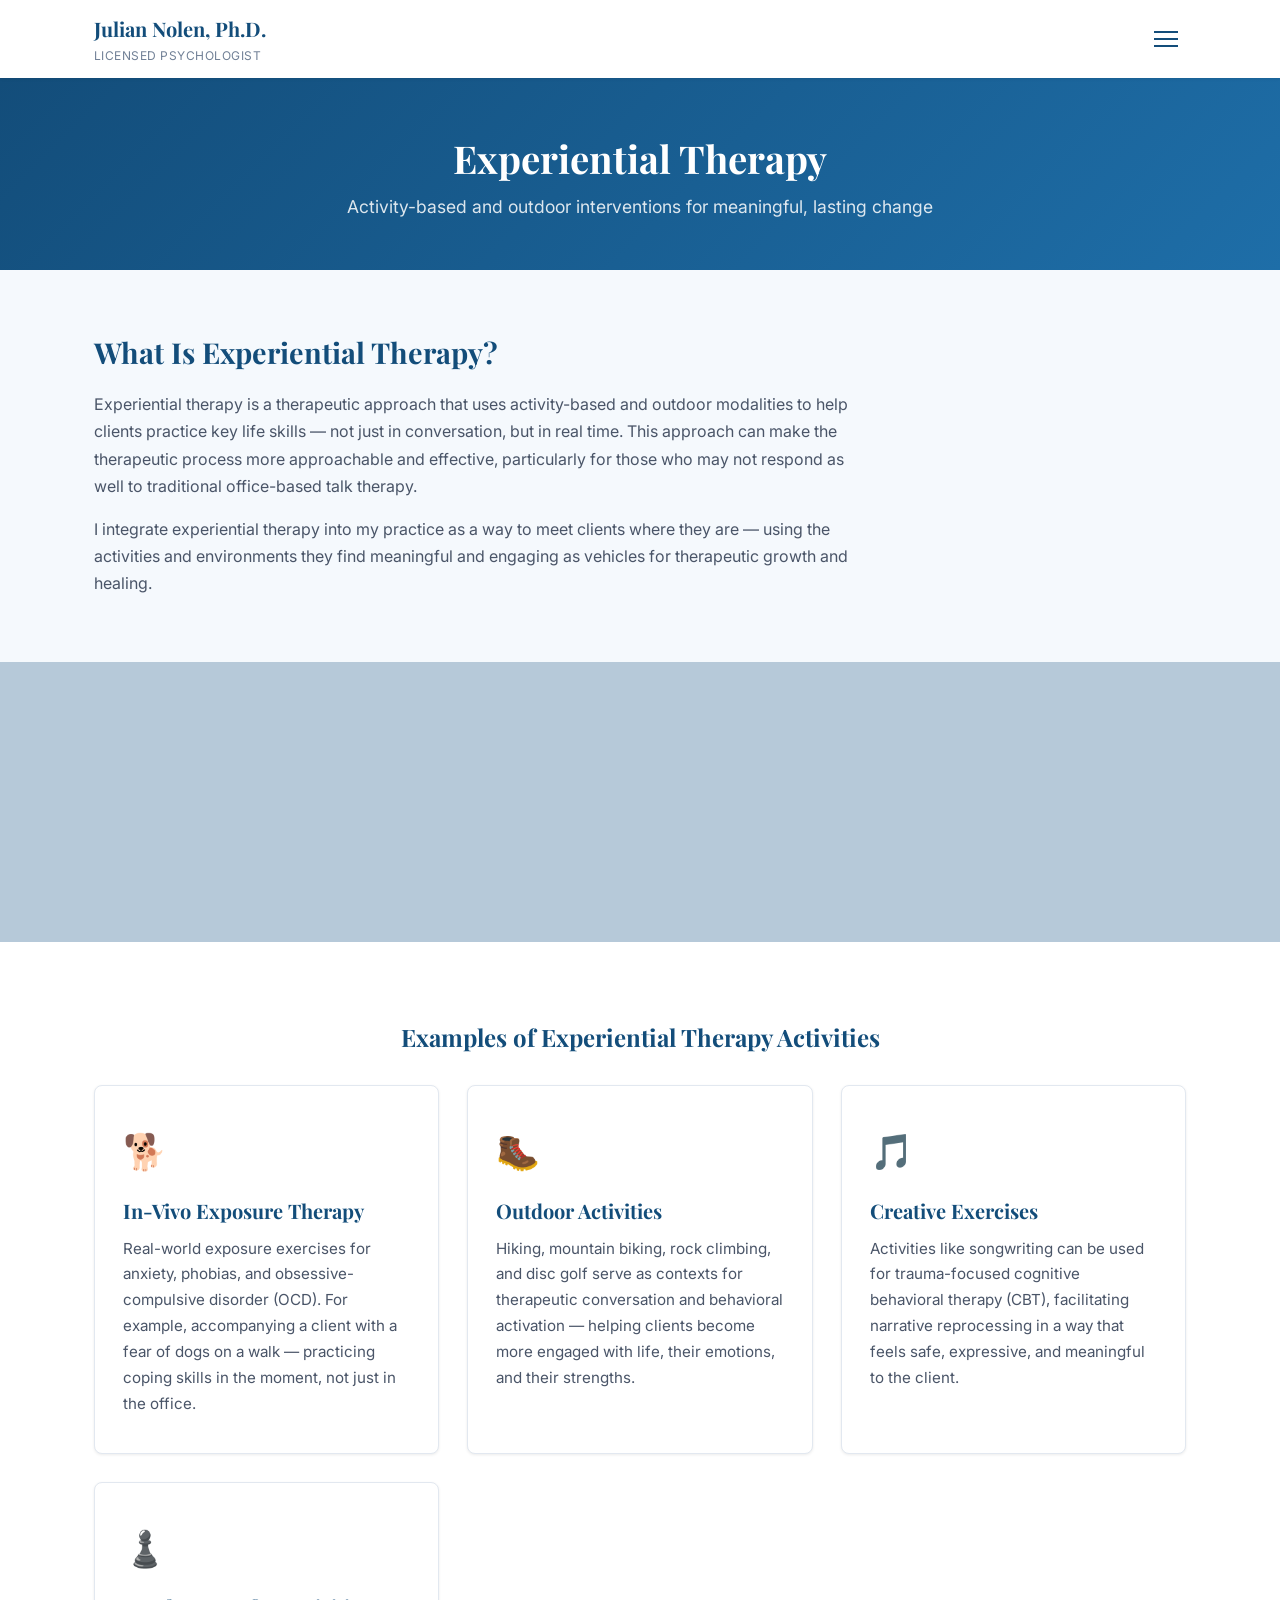
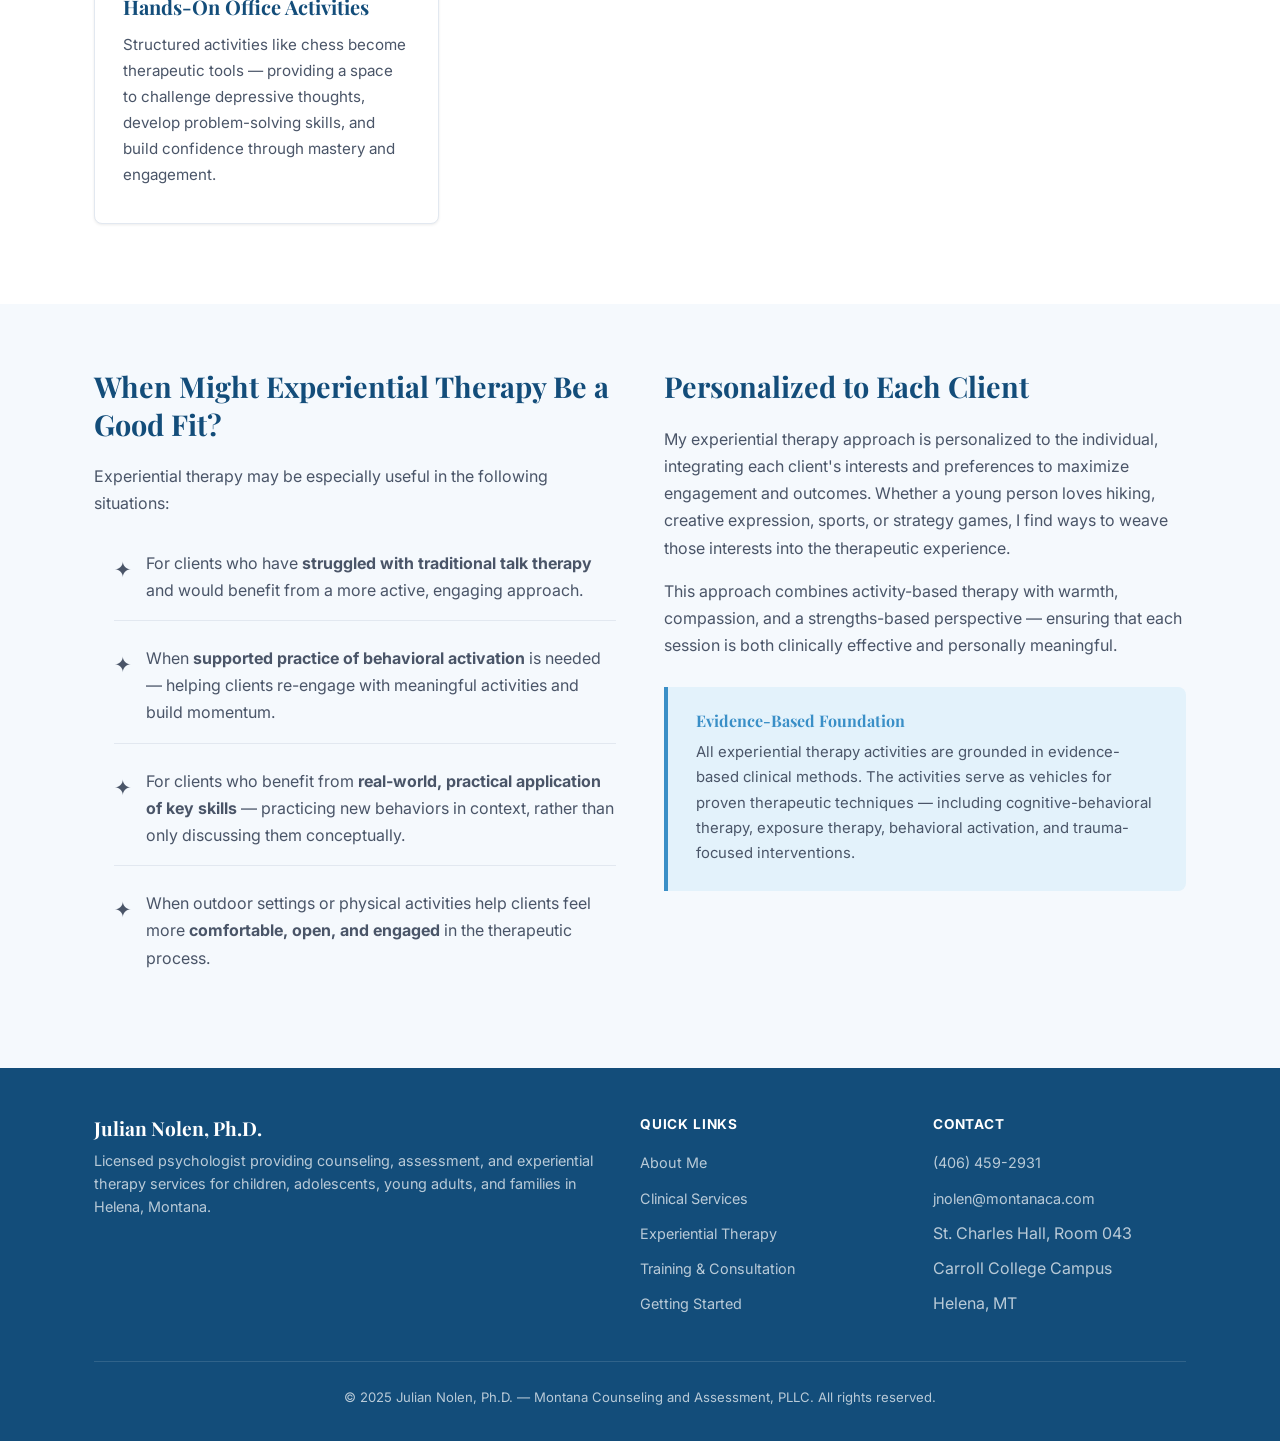
<file: experiential-therapy.html>
<!DOCTYPE html>
<html lang="en">
<head>
  <meta charset="UTF-8">
  <meta name="viewport" content="width=device-width, initial-scale=1.0">
  <meta name="description" content="Experiential therapy services by Dr. Julian Nolen — activity-based and outdoor therapeutic interventions including hiking, rock climbing, creative exercises, and in-vivo exposure therapy.">
  <title>Experiential Therapy — Julian Nolen, Ph.D.</title>
  <link rel="preconnect" href="https://fonts.googleapis.com">
  <link rel="preconnect" href="https://fonts.gstatic.com" crossorigin>
  <link href="https://fonts.googleapis.com/css2?family=Inter:wght@300;400;500;600;700&family=Playfair+Display:wght@500;600;700&display=swap" rel="stylesheet">
  <link rel="stylesheet" href="styles.css">
</head>
<body>

  <!-- Header -->
  <header class="site-header">
    <div class="container">
      <a href="index.html" class="site-logo">
        Julian Nolen, Ph.D.
        <span>Licensed Psychologist</span>
      </a>
      <button class="nav-toggle" aria-label="Open navigation menu" onclick="document.querySelector('.main-nav').classList.toggle('open')">
        <span></span><span></span><span></span>
      </button>
      <nav class="main-nav" aria-label="Main navigation">
        <ul>
          <li><a href="index.html">Home</a></li>
          <li><a href="about.html">About Me</a></li>
          <li><a href="clinical-services.html">Clinical Services</a></li>
          <li><a href="experiential-therapy.html" class="active">Experiential Therapy</a></li>
          <li><a href="training-consultation.html">Training &amp; Consultation</a></li>
          <li><a href="getting-started.html">Getting Started</a></li>
          <li><a href="contact.html">Contact</a></li>
        </ul>
      </nav>
    </div>
  </header>

  <!-- Page Header -->
  <section class="page-header">
    <div class="container">
      <h1>Experiential Therapy</h1>
      <p>Activity-based and outdoor interventions for meaningful, lasting change</p>
    </div>
  </section>

  <!-- Introduction -->
  <section class="content-section">
    <div class="container">
      <h2>What Is Experiential Therapy?</h2>
      <p>Experiential therapy is a therapeutic approach that uses activity-based and outdoor modalities to help clients practice key life skills — not just in conversation, but in real time. This approach can make the therapeutic process more approachable and effective, particularly for those who may not respond as well to traditional office-based talk therapy.</p>
      <p>I integrate experiential therapy into my practice as a way to meet clients where they are — using the activities and environments they find meaningful and engaging as vehicles for therapeutic growth and healing.</p>
    </div>
  </section>

  <!-- Nature Strip -->
  <div class="nature-strip nature-strip--river" role="img" aria-label="Montana mountain trail landscape"></div>

  <!-- Activities -->
  <section class="section section--alt">
    <div class="container">
      <h2 class="text-center">Examples of Experiential Therapy Activities</h2>
      <div class="card-grid card-grid--spaced">

        <div class="card">
          <div class="card__icon">🐕</div>
          <h3>In-Vivo Exposure Therapy</h3>
          <p>Real-world exposure exercises for anxiety, phobias, and obsessive-compulsive disorder (OCD). For example, accompanying a client with a fear of dogs on a walk — practicing coping skills in the moment, not just in the office.</p>
        </div>

        <div class="card">
          <div class="card__icon">🥾</div>
          <h3>Outdoor Activities</h3>
          <p>Hiking, mountain biking, rock climbing, and disc golf serve as contexts for therapeutic conversation and behavioral activation — helping clients become more engaged with life, their emotions, and their strengths.</p>
        </div>

        <div class="card">
          <div class="card__icon">🎵</div>
          <h3>Creative Exercises</h3>
          <p>Activities like songwriting can be used for trauma-focused cognitive behavioral therapy (CBT), facilitating narrative reprocessing in a way that feels safe, expressive, and meaningful to the client.</p>
        </div>

        <div class="card">
          <div class="card__icon">♟️</div>
          <h3>Hands-On Office Activities</h3>
          <p>Structured activities like chess become therapeutic tools — providing a space to challenge depressive thoughts, develop problem-solving skills, and build confidence through mastery and engagement.</p>
        </div>

      </div>
    </div>
  </section>

  <!-- When to Consider -->
  <section class="content-section">
    <div class="container">
      <div class="two-col">
        <div>
          <h2>When Might Experiential Therapy Be a Good Fit?</h2>
          <p>Experiential therapy may be especially useful in the following situations:</p>
          <ul class="feature-list">
            <li>
              <span class="icon">✦</span>
              <div>For clients who have <strong>struggled with traditional talk therapy</strong> and would benefit from a more active, engaging approach.</div>
            </li>
            <li>
              <span class="icon">✦</span>
              <div>When <strong>supported practice of behavioral activation</strong> is needed — helping clients re-engage with meaningful activities and build momentum.</div>
            </li>
            <li>
              <span class="icon">✦</span>
              <div>For clients who benefit from <strong>real-world, practical application of key skills</strong> — practicing new behaviors in context, rather than only discussing them conceptually.</div>
            </li>
            <li>
              <span class="icon">✦</span>
              <div>When outdoor settings or physical activities help clients feel more <strong>comfortable, open, and engaged</strong> in the therapeutic process.</div>
            </li>
          </ul>
        </div>
        <div>
          <h2>Personalized to Each Client</h2>
          <p>My experiential therapy approach is personalized to the individual, integrating each client's interests and preferences to maximize engagement and outcomes. Whether a young person loves hiking, creative expression, sports, or strategy games, I find ways to weave those interests into the therapeutic experience.</p>
          <p>This approach combines activity-based therapy with warmth, compassion, and a strengths-based perspective — ensuring that each session is both clinically effective and personally meaningful.</p>
          <div class="info-box info-box--green">
            <h4>Evidence-Based Foundation</h4>
            <p>All experiential therapy activities are grounded in evidence-based clinical methods. The activities serve as vehicles for proven therapeutic techniques — including cognitive-behavioral therapy, exposure therapy, behavioral activation, and trauma-focused interventions.</p>
          </div>
        </div>
      </div>
    </div>
  </section>

  <!-- Footer -->
  <footer class="site-footer">
    <div class="container">
      <div class="footer-grid">
        <div class="footer-brand">
          <h3>Julian Nolen, Ph.D.</h3>
          <p>Licensed psychologist providing counseling, assessment, and experiential therapy services for children, adolescents, young adults, and families in Helena, Montana.</p>
        </div>
        <div>
          <h4>Quick Links</h4>
          <ul>
            <li><a href="about.html">About Me</a></li>
            <li><a href="clinical-services.html">Clinical Services</a></li>
            <li><a href="experiential-therapy.html">Experiential Therapy</a></li>
            <li><a href="training-consultation.html">Training &amp; Consultation</a></li>
            <li><a href="getting-started.html">Getting Started</a></li>
          </ul>
        </div>
        <div>
          <h4>Contact</h4>
          <ul>
            <li><a href="tel:+14064592931">(406) 459-2931</a></li>
            <li><a href="mailto:jnolen@montanaca.com">jnolen@montanaca.com</a></li>
            <li>St. Charles Hall, Room 043</li>
            <li>Carroll College Campus</li>
            <li>Helena, MT</li>
          </ul>
        </div>
      </div>
      <div class="footer-bottom">
        <p>&copy; 2025 Julian Nolen, Ph.D. &mdash; Montana Counseling and Assessment, PLLC. All rights reserved.</p>
      </div>
    </div>
  </footer>

</body>
</html>
</file>
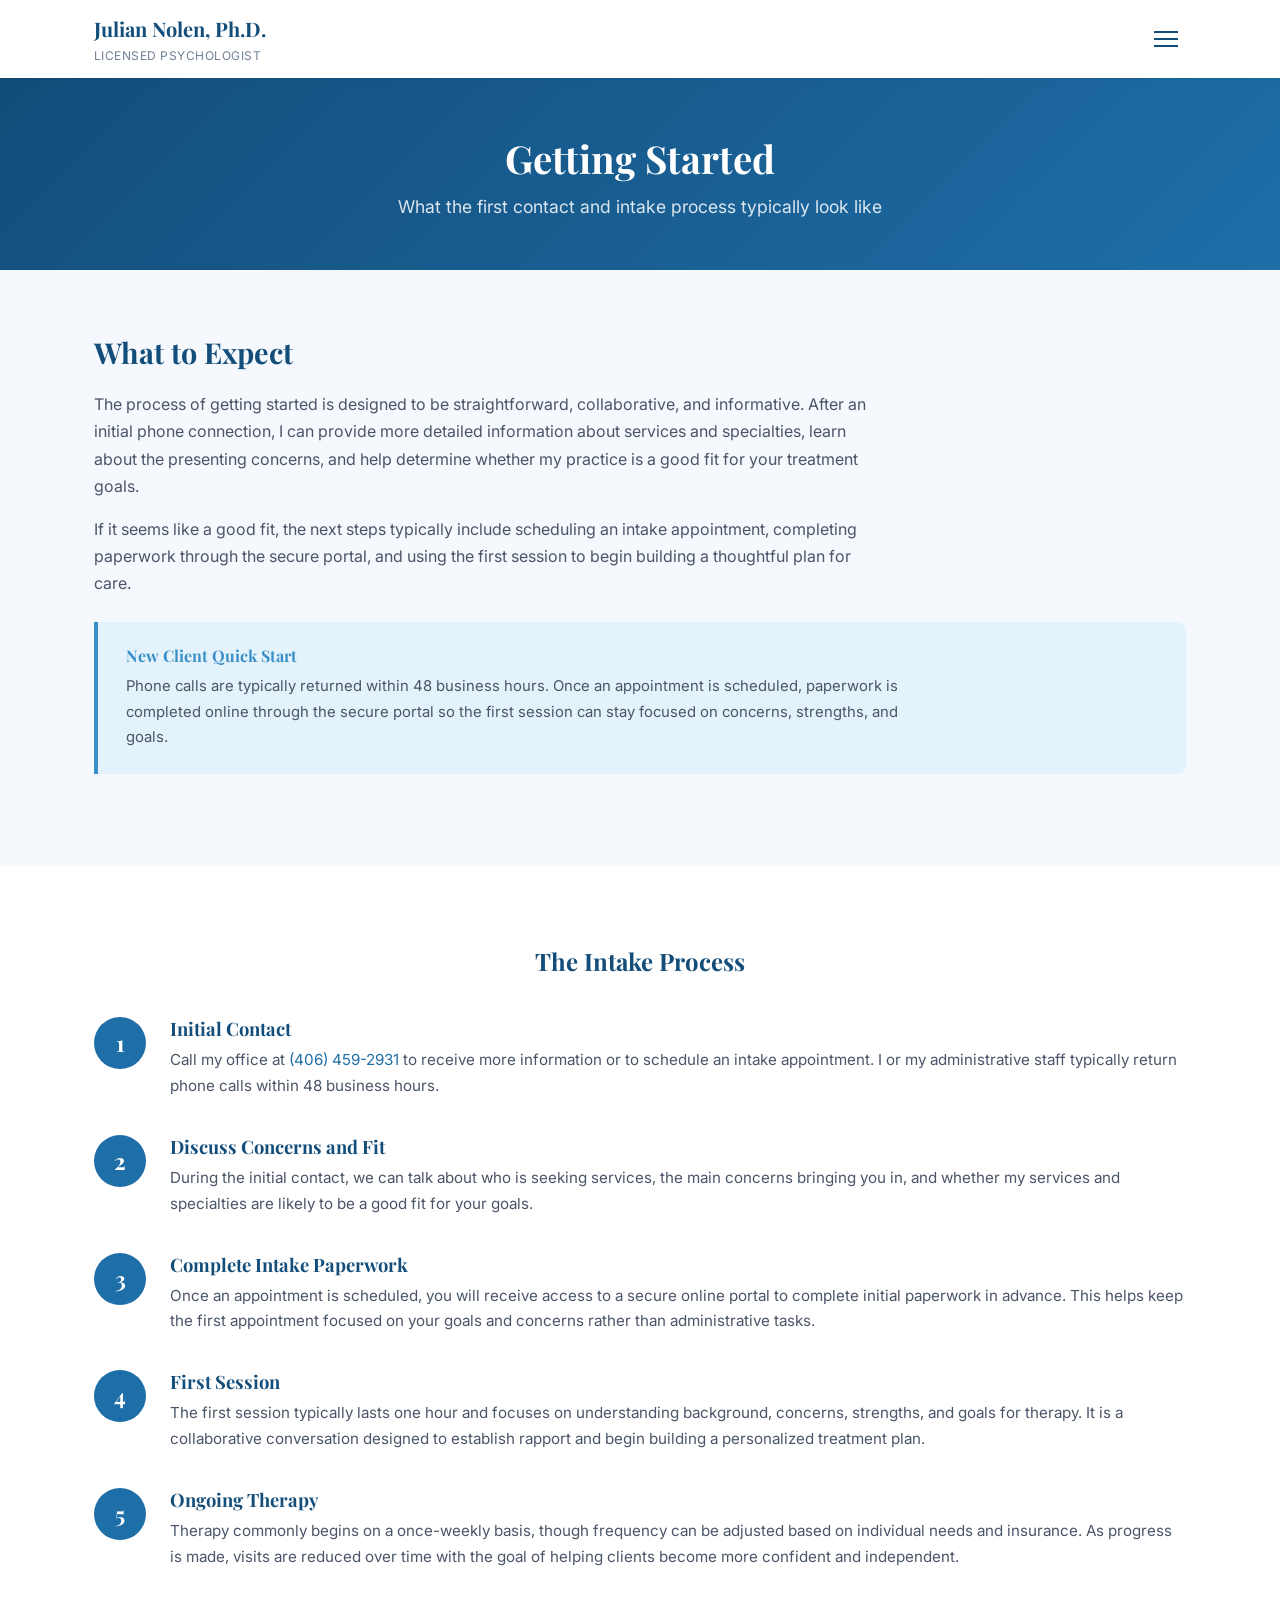
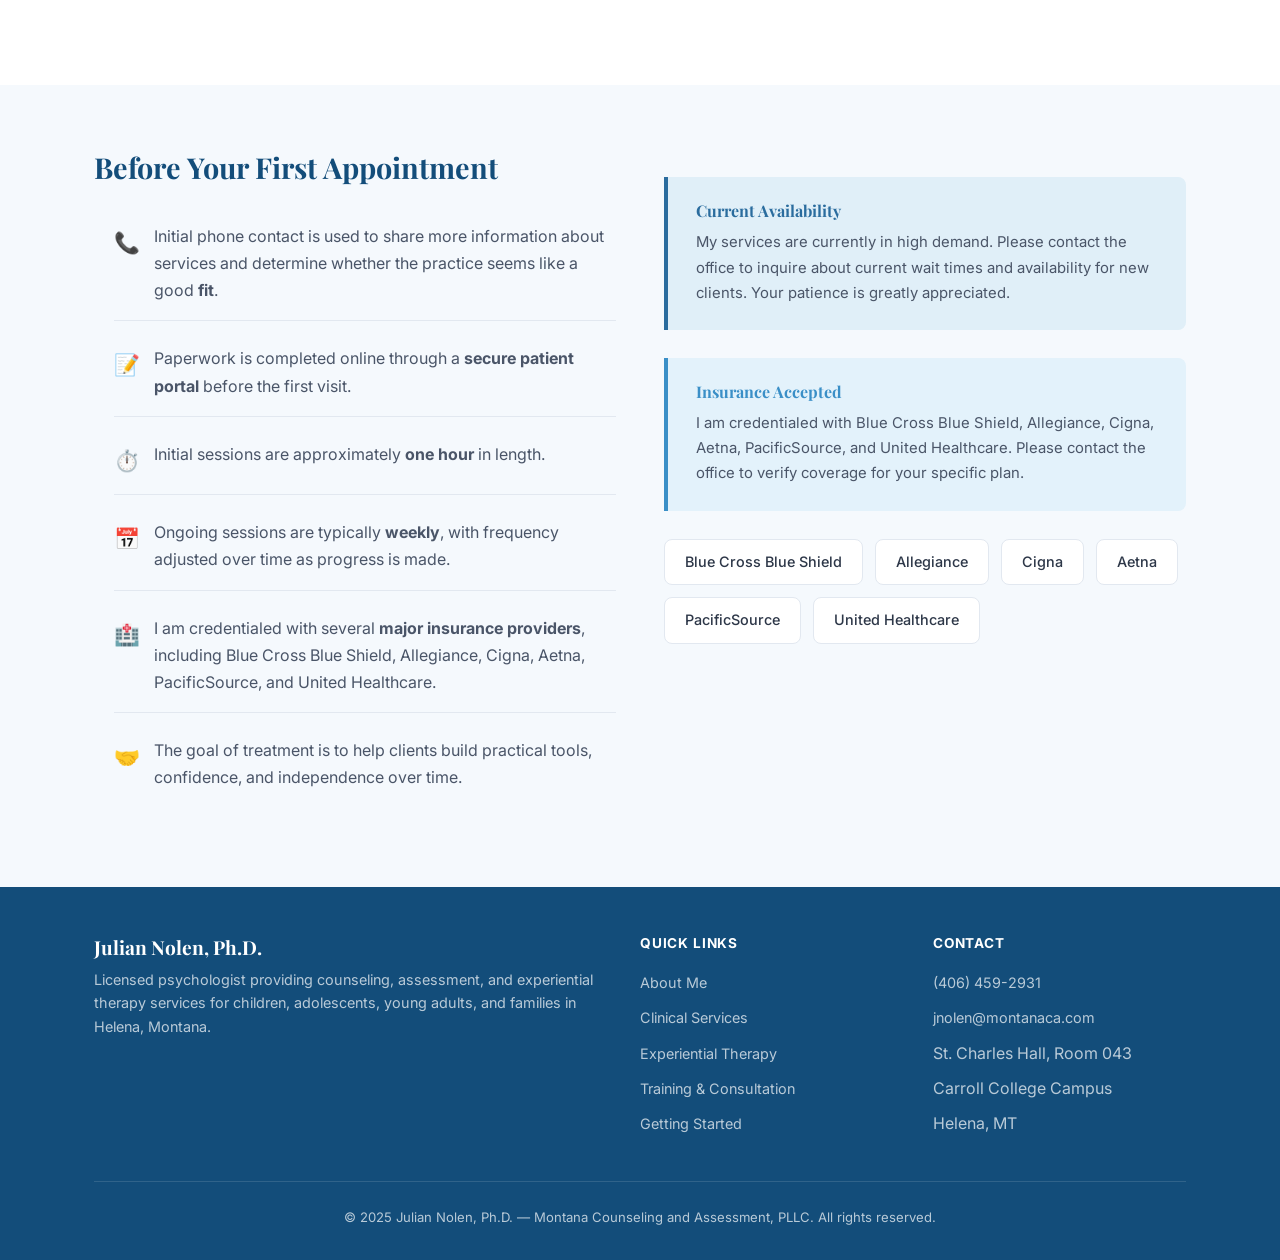
<file: getting-started.html>
<!DOCTYPE html>
<html lang="en">
<head>
  <meta charset="UTF-8">
  <meta name="viewport" content="width=device-width, initial-scale=1.0">
  <meta name="description" content="Learn how to get started with Dr. Julian Nolen's practice — intake process, what to expect from your first session, session structure, and next steps.">
  <title>Getting Started — Julian Nolen, Ph.D.</title>
  <link rel="preconnect" href="https://fonts.googleapis.com">
  <link rel="preconnect" href="https://fonts.gstatic.com" crossorigin>
  <link href="https://fonts.googleapis.com/css2?family=Inter:wght@300;400;500;600;700&family=Playfair+Display:wght@500;600;700&display=swap" rel="stylesheet">
  <link rel="stylesheet" href="styles.css">
</head>
<body>

  <!-- Header -->
  <header class="site-header">
    <div class="container">
      <a href="index.html" class="site-logo">
        Julian Nolen, Ph.D.
        <span>Licensed Psychologist</span>
      </a>
      <button class="nav-toggle" aria-label="Open navigation menu" onclick="document.querySelector('.main-nav').classList.toggle('open')">
        <span></span><span></span><span></span>
      </button>
      <nav class="main-nav" aria-label="Main navigation">
        <ul>
          <li><a href="index.html">Home</a></li>
          <li><a href="about.html">About Me</a></li>
          <li><a href="clinical-services.html">Clinical Services</a></li>
          <li><a href="experiential-therapy.html">Experiential Therapy</a></li>
          <li><a href="training-consultation.html">Training &amp; Consultation</a></li>
          <li><a href="getting-started.html" class="active">Getting Started</a></li>
          <li><a href="contact.html">Contact</a></li>
        </ul>
      </nav>
    </div>
  </header>

  <!-- Page Header -->
  <section class="page-header">
    <div class="container">
      <h1>Getting Started</h1>
      <p>What the first contact and intake process typically look like</p>
    </div>
  </section>

  <!-- Introduction -->
  <section class="content-section">
    <div class="container">
      <h2>What to Expect</h2>
      <p>The process of getting started is designed to be straightforward, collaborative, and informative. After an initial phone connection, I can provide more detailed information about services and specialties, learn about the presenting concerns, and help determine whether my practice is a good fit for your treatment goals.</p>
      <p>If it seems like a good fit, the next steps typically include scheduling an intake appointment, completing paperwork through the secure portal, and using the first session to begin building a thoughtful plan for care.</p>
      <div class="info-box info-box--green info-box--spaced">
        <h4>New Client Quick Start</h4>
        <p>Phone calls are typically returned within 48 business hours. Once an appointment is scheduled, paperwork is completed online through the secure portal so the first session can stay focused on concerns, strengths, and goals.</p>
      </div>
    </div>
  </section>

  <!-- Steps -->
  <section class="section section--alt">
    <div class="container">
      <h2 class="text-center">The Intake Process</h2>
      <div class="steps">

        <div class="step">
          <div class="step__number">1</div>
          <div class="step__content">
            <h3>Initial Contact</h3>
            <p>Call my office at <a href="tel:+14064592931">(406) 459-2931</a> to receive more information or to schedule an intake appointment. I or my administrative staff typically return phone calls within 48 business hours.</p>
          </div>
        </div>

        <div class="step">
          <div class="step__number">2</div>
          <div class="step__content">
            <h3>Discuss Concerns and Fit</h3>
            <p>During the initial contact, we can talk about who is seeking services, the main concerns bringing you in, and whether my services and specialties are likely to be a good fit for your goals.</p>
          </div>
        </div>

        <div class="step">
          <div class="step__number">3</div>
          <div class="step__content">
            <h3>Complete Intake Paperwork</h3>
            <p>Once an appointment is scheduled, you will receive access to a secure online portal to complete initial paperwork in advance. This helps keep the first appointment focused on your goals and concerns rather than administrative tasks.</p>
          </div>
        </div>

        <div class="step">
          <div class="step__number">4</div>
          <div class="step__content">
            <h3>First Session</h3>
            <p>The first session typically lasts one hour and focuses on understanding background, concerns, strengths, and goals for therapy. It is a collaborative conversation designed to establish rapport and begin building a personalized treatment plan.</p>
          </div>
        </div>

        <div class="step">
          <div class="step__number">5</div>
          <div class="step__content">
            <h3>Ongoing Therapy</h3>
            <p>Therapy commonly begins on a once-weekly basis, though frequency can be adjusted based on individual needs and insurance. As progress is made, visits are reduced over time with the goal of helping clients become more confident and independent.</p>
          </div>
        </div>

      </div>
    </div>
  </section>

  <!-- What to Know -->
  <section class="content-section">
    <div class="container">
      <div class="two-col">
        <div>
          <h2>Before Your First Appointment</h2>
          <ul class="feature-list">
            <li>
              <span class="icon">📞</span>
              <div>Initial phone contact is used to share more information about services and determine whether the practice seems like a good <strong>fit</strong>.</div>
            </li>
            <li>
              <span class="icon">📝</span>
              <div>Paperwork is completed online through a <strong>secure patient portal</strong> before the first visit.</div>
            </li>
            <li>
              <span class="icon">⏱️</span>
              <div>Initial sessions are approximately <strong>one hour</strong> in length.</div>
            </li>
            <li>
              <span class="icon">📅</span>
              <div>Ongoing sessions are typically <strong>weekly</strong>, with frequency adjusted over time as progress is made.</div>
            </li>
            <li>
              <span class="icon">🏥</span>
              <div>I am credentialed with several <strong>major insurance providers</strong>, including Blue Cross Blue Shield, Allegiance, Cigna, Aetna, PacificSource, and United Healthcare.</div>
            </li>
            <li>
              <span class="icon">🤝</span>
              <div>The goal of treatment is to help clients build practical tools, confidence, and independence over time.</div>
            </li>
          </ul>
        </div>
        <div>
          <div class="info-box">
            <h4>Current Availability</h4>
            <p>My services are currently in high demand. Please contact the office to inquire about current wait times and availability for new clients. Your patience is greatly appreciated.</p>
          </div>
          <div class="info-box info-box--green">
            <h4>Insurance Accepted</h4>
            <p>I am credentialed with Blue Cross Blue Shield, Allegiance, Cigna, Aetna, PacificSource, and United Healthcare. Please contact the office to verify coverage for your specific plan.</p>
          </div>
          <div class="insurance-grid">
            <span class="insurance-badge">Blue Cross Blue Shield</span>
            <span class="insurance-badge">Allegiance</span>
            <span class="insurance-badge">Cigna</span>
            <span class="insurance-badge">Aetna</span>
            <span class="insurance-badge">PacificSource</span>
            <span class="insurance-badge">United Healthcare</span>
          </div>
        </div>
      </div>
    </div>
  </section>

  <!-- Footer -->
  <footer class="site-footer">
    <div class="container">
      <div class="footer-grid">
        <div class="footer-brand">
          <h3>Julian Nolen, Ph.D.</h3>
          <p>Licensed psychologist providing counseling, assessment, and experiential therapy services for children, adolescents, young adults, and families in Helena, Montana.</p>
        </div>
        <div>
          <h4>Quick Links</h4>
          <ul>
            <li><a href="about.html">About Me</a></li>
            <li><a href="clinical-services.html">Clinical Services</a></li>
            <li><a href="experiential-therapy.html">Experiential Therapy</a></li>
            <li><a href="training-consultation.html">Training &amp; Consultation</a></li>
            <li><a href="getting-started.html">Getting Started</a></li>
          </ul>
        </div>
        <div>
          <h4>Contact</h4>
          <ul>
            <li><a href="tel:+14064592931">(406) 459-2931</a></li>
            <li><a href="mailto:jnolen@montanaca.com">jnolen@montanaca.com</a></li>
            <li>St. Charles Hall, Room 043</li>
            <li>Carroll College Campus</li>
            <li>Helena, MT</li>
          </ul>
        </div>
      </div>
      <div class="footer-bottom">
        <p>&copy; 2025 Julian Nolen, Ph.D. &mdash; Montana Counseling and Assessment, PLLC. All rights reserved.</p>
      </div>
    </div>
  </footer>

</body>
</html>
</file>
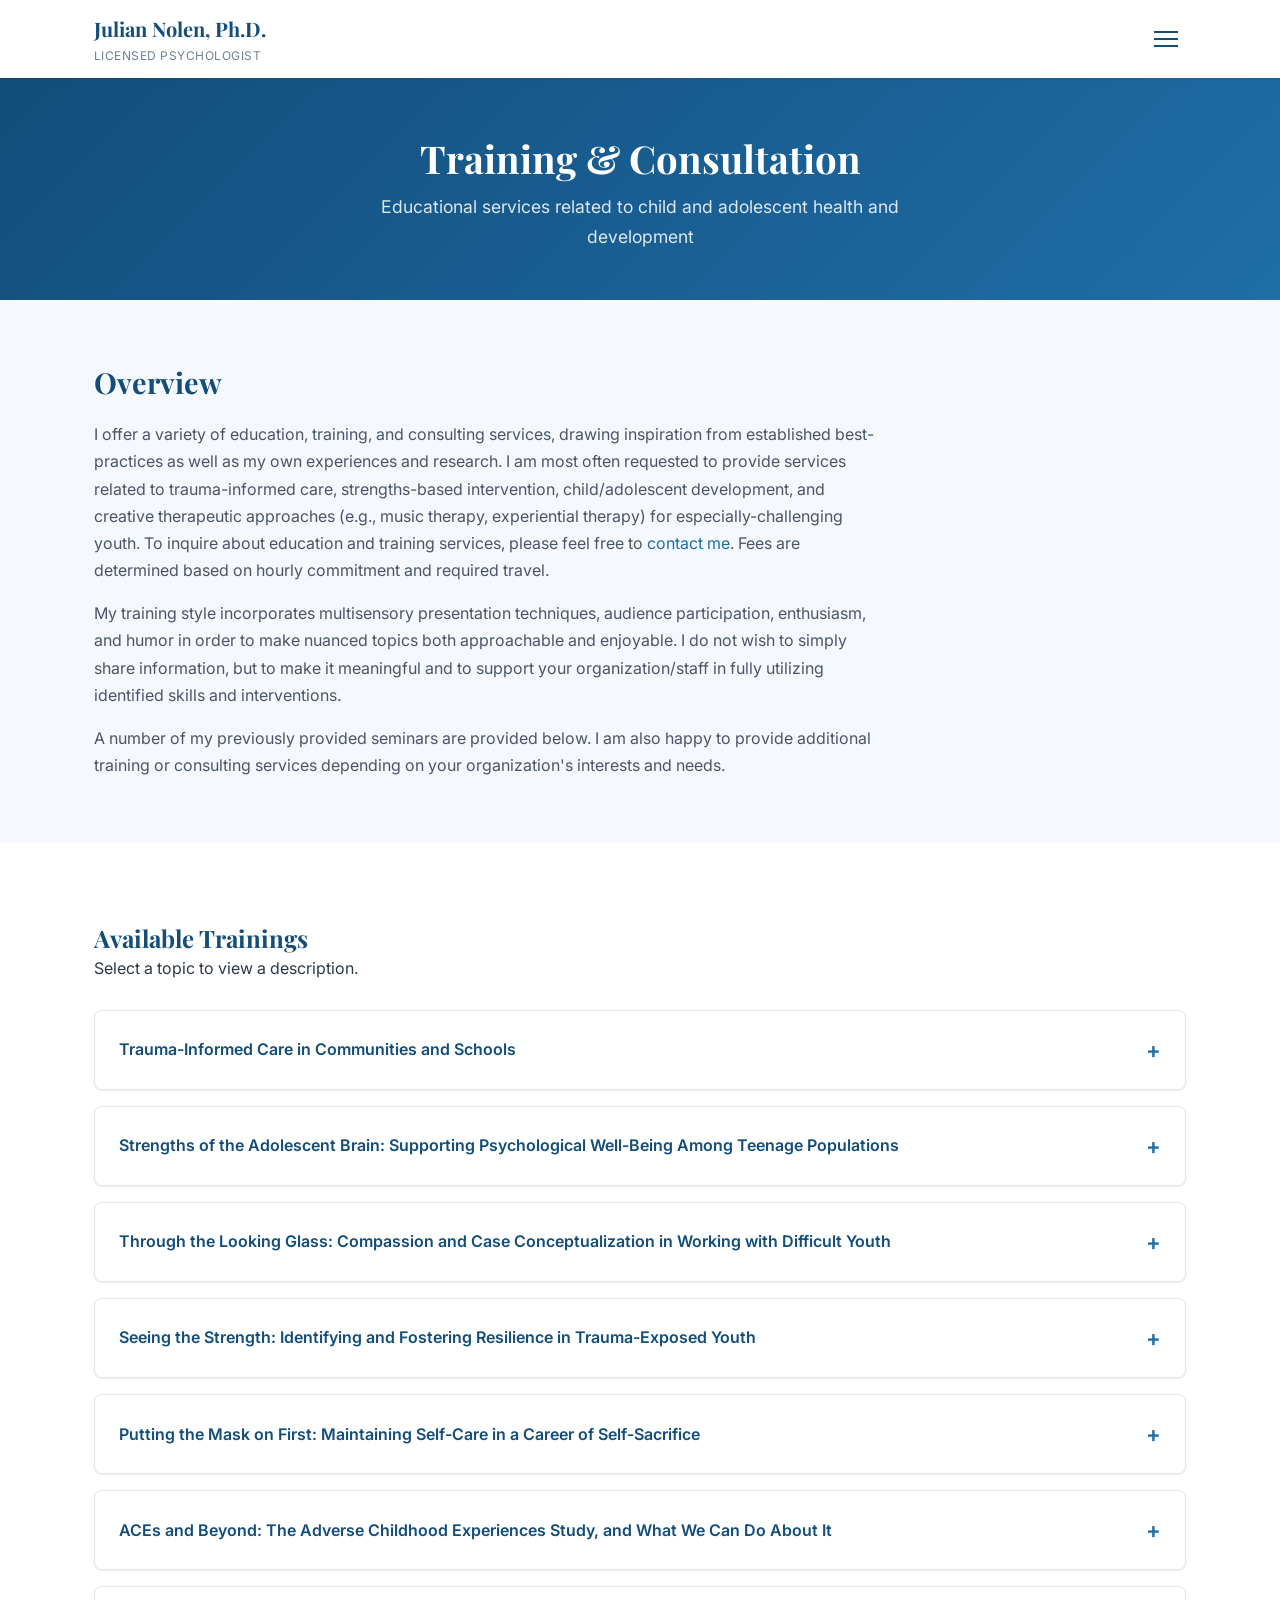
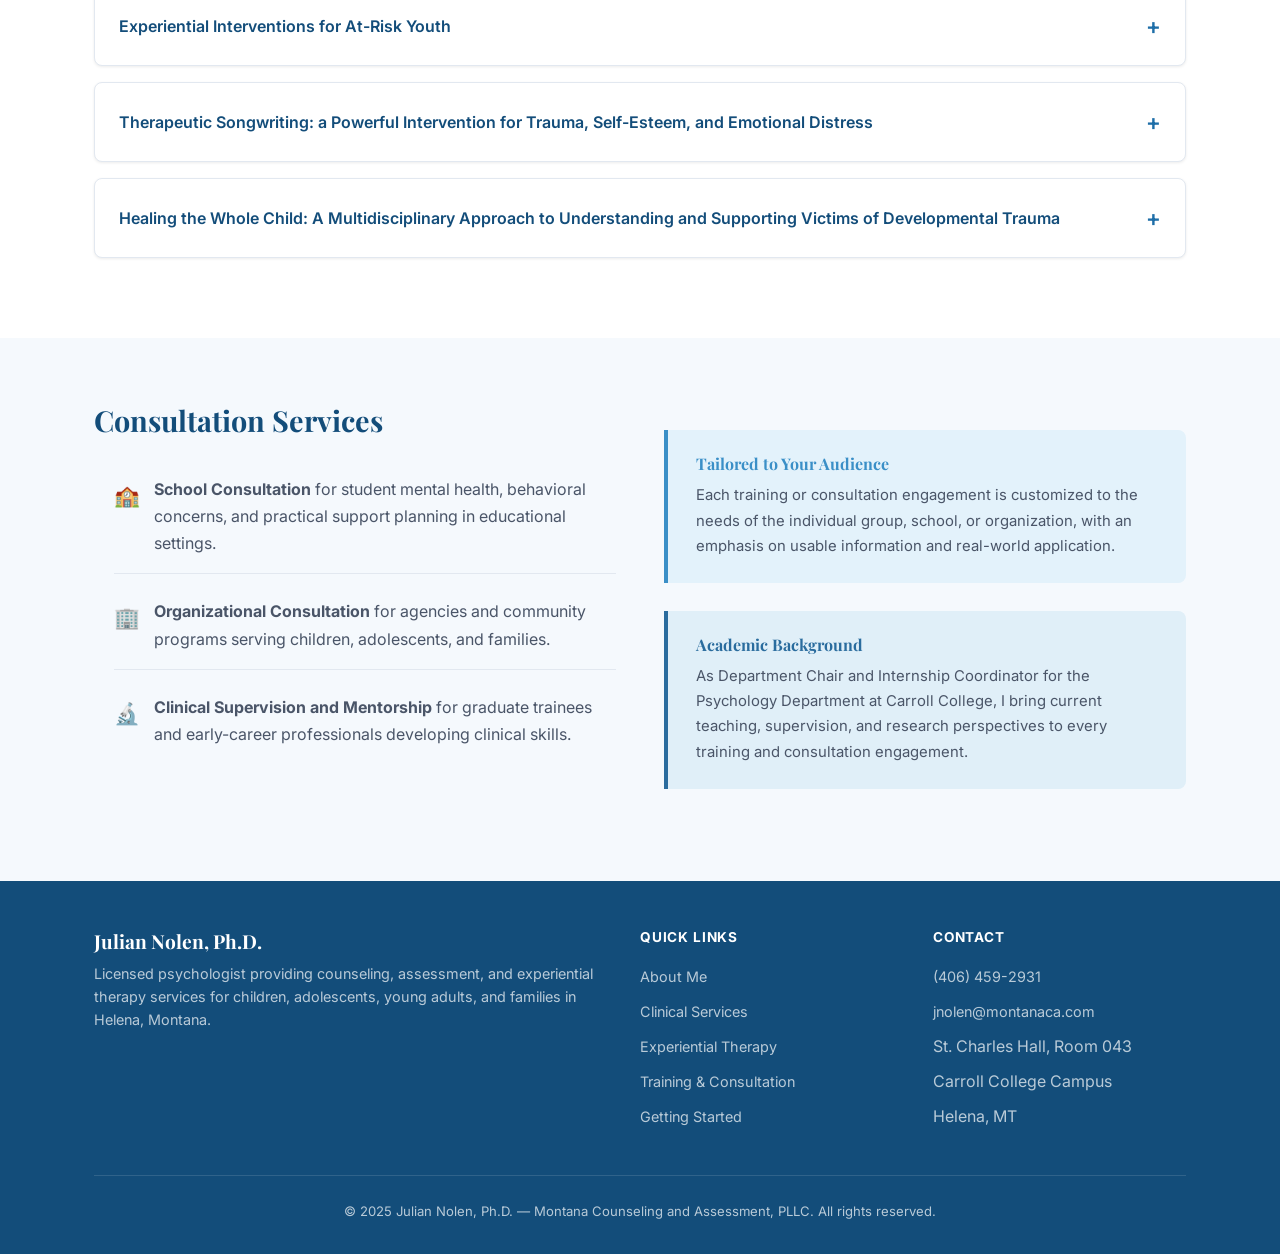
<file: training-consultation.html>
<!DOCTYPE html>
<html lang="en">
<head>
  <meta charset="UTF-8">
  <meta name="viewport" content="width=device-width, initial-scale=1.0">
  <meta name="description" content="Training and consultation services by Dr. Julian Nolen — professional training, school consultation, organizational consultation, and workshops for mental health practitioners, educators, and organizations in Montana.">
  <title>Training &amp; Consultation — Julian Nolen, Ph.D.</title>
  <link rel="preconnect" href="https://fonts.googleapis.com">
  <link rel="preconnect" href="https://fonts.gstatic.com" crossorigin>
  <link href="https://fonts.googleapis.com/css2?family=Inter:wght@300;400;500;600;700&family=Playfair+Display:wght@500;600;700&display=swap" rel="stylesheet">
  <link rel="stylesheet" href="styles.css">
</head>
<body>

  <!-- Header -->
  <header class="site-header">
    <div class="container">
      <a href="index.html" class="site-logo">
        Julian Nolen, Ph.D.
        <span>Licensed Psychologist</span>
      </a>
      <button class="nav-toggle" aria-label="Open navigation menu" onclick="document.querySelector('.main-nav').classList.toggle('open')">
        <span></span><span></span><span></span>
      </button>
      <nav class="main-nav" aria-label="Main navigation">
        <ul>
          <li><a href="index.html">Home</a></li>
          <li><a href="about.html">About Me</a></li>
          <li><a href="clinical-services.html">Clinical Services</a></li>
          <li><a href="experiential-therapy.html">Experiential Therapy</a></li>
          <li><a href="training-consultation.html" class="active">Training &amp; Consultation</a></li>
          <li><a href="getting-started.html">Getting Started</a></li>
          <li><a href="contact.html">Contact</a></li>
        </ul>
      </nav>
    </div>
  </header>

  <!-- Page Header -->
  <section class="page-header">
    <div class="container">
      <h1>Training &amp; Consultation</h1>
      <p>Educational services related to child and adolescent health and development</p>
    </div>
  </section>

  <!-- Overview -->
  <section class="content-section">
    <div class="container">
      <h2>Overview</h2>
      <p>I offer a variety of education, training, and consulting services, drawing inspiration from established best-practices as well as my own experiences and research. I am most often requested to provide services related to trauma-informed care, strengths-based intervention, child/adolescent development, and creative therapeutic approaches (e.g., music therapy, experiential therapy) for especially-challenging youth. To inquire about education and training services, please feel free to <a href="contact.html">contact me</a>. Fees are determined based on hourly commitment and required travel.</p>
      <p>My training style incorporates multisensory presentation techniques, audience participation, enthusiasm, and humor in order to make nuanced topics both approachable and enjoyable. I do not wish to simply share information, but to make it meaningful and to support your organization/staff in fully utilizing identified skills and interventions.</p>
      <p>A number of my previously provided seminars are provided below. I am also happy to provide additional training or consulting services depending on your organization's interests and needs.</p>
    </div>
  </section>

  <!-- Available Trainings -->
  <section class="section section--alt">
    <div class="container">
      <h2>Available Trainings</h2>
      <p>Select a topic to view a description.</p>
      <div class="training-list">
        <details class="training-item">
          <summary>Trauma-Informed Care in Communities and Schools</summary>
          <div class="training-item__content">
            <p>This training is designed to support organizations and care providers in better understanding the many impacts (emotional, neuropsychological, behavioral, etc.) of psychological trauma, as well as how to provide compassionate/effective intervention at the individual and community/organizational level.</p>
            <p><em>Length of training: 2–8 hours depending on organizational need.</em></p>
          </div>
        </details>
        <details class="training-item">
          <summary>Strengths of the Adolescent Brain: Supporting Psychological Well-Being Among Teenage Populations</summary>
          <div class="training-item__content">
            <p>Most research articles, seminars, and cautionary tales emphasize the many risks and challenges associated with adolescent brain development. Instead, this training focuses on how parents, educators, and mental health providers can harnass and encourage the many potential strengths associated with this unique developmental phase – in order to facilitate improved well-being and healthy maturation.</p>
            <p><em>Length of training: 2 hours.</em></p>
          </div>
        </details>
        <details class="training-item">
          <summary>Through the Looking Glass: Compassion and Case Conceptualization in Working with Difficult Youth</summary>
          <div class="training-item__content">
            <p>This is a focused, in-depth training which incorporates case examples from especially challenging youth in order to facilitate compassionate and effective case conceptualization, treatment planning, and intervention.</p>
            <p><em>Length of training: 2–4 hours depending on organizational need.</em></p>
          </div>
        </details>
        <details class="training-item">
          <summary>Seeing the Strength: Identifying and Fostering Resilience in Trauma-Exposed Youth</summary>
          <div class="training-item__content">
            <p>This training discusses the identification, development, and implementation of trauma-focused interventions designed specifically to build upon a child/family's existing strengths and protective factors in order to support their improved well-being.</p>
            <p><em>Length of training: 2–4 hours depending on organizational need.</em></p>
          </div>
        </details>
        <details class="training-item">
          <summary>Putting the Mask on First: Maintaining Self-Care in a Career of Self-Sacrifice</summary>
          <div class="training-item__content">
            <p>This training emphasizes the importance of effective self-care while working with difficult client populations. Potential sources of burnout are discussed, as well as strategies for identifying signs of "compassion fatigue" within oneself and one's coworkers. Finally, interventions are discussed (and demonstrated!) for alleviating workplace stress, facilitating self-care, and supporting a positive organizational/community environment.</p>
            <p><em>Length of training: 2–4 hours depending on organizational need.</em></p>
          </div>
        </details>
        <details class="training-item">
          <summary>ACEs and Beyond: The Adverse Childhood Experiences Study, and What We Can Do About It</summary>
          <div class="training-item__content">
            <p>The ACEs study is one of the most important mental health research studies conducted in the recent decades. This training discusses the findings of ACEs research, how these relate to our work in mental health and educational organizations, and what we can do to appropriately support individuals/populations exposed to adverse childhood experiences.</p>
            <p><em>Length of training: 2–4 hours depending on organizational need.</em></p>
          </div>
        </details>
        <details class="training-item">
          <summary>Experiential Interventions for At-Risk Youth</summary>
          <div class="training-item__content">
            <p>This training discusses the rationale and importance of experience-based therapies (e.g., community social skills practice, adventure therapy, music therapy), as well as how to incorporate experiential strategies in order to make therapeutic interventions both more meaningful and effective for child/adolescent populations.</p>
            <p><em>Length of training: 2–8 hours depending on organizational need.</em></p>
          </div>
        </details>
        <details class="training-item">
          <summary>Therapeutic Songwriting: a Powerful Intervention for Trauma, Self-Esteem, and Emotional Distress</summary>
          <div class="training-item__content">
            <p>This training provides a step-by-step process guide for my unique therapeutic songwriting intervention program. I will introduce the rationale, history, and efficacy of this intervention, as well as sharing relevant case studies utilizing associated techniques. I will also provide participants with an adaptable protocol for utilizing this intervention with various client populations, as well as engaging participants in a full "walk-through" of the therapeutic songwriting process.</p>
            <p><em>Length of training: 2–8 hours depending on organizational need.</em></p>
          </div>
        </details>
        <details class="training-item">
          <summary>Healing the Whole Child: A Multidisciplinary Approach to Understanding and Supporting Victims of Developmental Trauma</summary>
          <div class="training-item__content">
            <p>This training was originally designed for occupational and physical therapists looking to incorporate trauma-related knowledge and intervention into their daily practice. Topics include the multisystemic impact of childhood trauma, strategies for incorporating trauma-informed principles into movement-based practice, and opportunities for strengthening multidisciplinary collaboration with other providers.</p>
            <p><em>Length of training: 6–10 hours depending on organizational need.</em></p>
          </div>
        </details>
      </div>
    </div>
  </section>

  <!-- Consultation -->
  <section class="content-section">
    <div class="container">
      <div class="two-col">
        <div>
          <h2>Consultation Services</h2>
          <ul class="feature-list">
            <li>
              <span class="icon">🏫</span>
              <div><strong>School Consultation</strong> for student mental health, behavioral concerns, and practical support planning in educational settings.</div>
            </li>
            <li>
              <span class="icon">🏢</span>
              <div><strong>Organizational Consultation</strong> for agencies and community programs serving children, adolescents, and families.</div>
            </li>
            <li>
              <span class="icon">🔬</span>
              <div><strong>Clinical Supervision and Mentorship</strong> for graduate trainees and early-career professionals developing clinical skills.</div>
            </li>
          </ul>
        </div>
        <div>
          <div class="info-box info-box--green">
            <h4>Tailored to Your Audience</h4>
            <p>Each training or consultation engagement is customized to the needs of the individual group, school, or organization, with an emphasis on usable information and real-world application.</p>
          </div>
          <div class="info-box">
            <h4>Academic Background</h4>
            <p>As Department Chair and Internship Coordinator for the Psychology Department at Carroll College, I bring current teaching, supervision, and research perspectives to every training and consultation engagement.</p>
          </div>
        </div>
      </div>
    </div>
  </section>

  <!-- Footer -->
  <footer class="site-footer">
    <div class="container">
      <div class="footer-grid">
        <div class="footer-brand">
          <h3>Julian Nolen, Ph.D.</h3>
          <p>Licensed psychologist providing counseling, assessment, and experiential therapy services for children, adolescents, young adults, and families in Helena, Montana.</p>
        </div>
        <div>
          <h4>Quick Links</h4>
          <ul>
            <li><a href="about.html">About Me</a></li>
            <li><a href="clinical-services.html">Clinical Services</a></li>
            <li><a href="experiential-therapy.html">Experiential Therapy</a></li>
            <li><a href="training-consultation.html">Training &amp; Consultation</a></li>
            <li><a href="getting-started.html">Getting Started</a></li>
          </ul>
        </div>
        <div>
          <h4>Contact</h4>
          <ul>
            <li><a href="tel:+14064592931">(406) 459-2931</a></li>
            <li><a href="mailto:jnolen@montanaca.com">jnolen@montanaca.com</a></li>
            <li>St. Charles Hall, Room 043</li>
            <li>Carroll College Campus</li>
            <li>Helena, MT</li>
          </ul>
        </div>
      </div>
      <div class="footer-bottom">
        <p>&copy; 2025 Julian Nolen, Ph.D. &mdash; Montana Counseling and Assessment, PLLC. All rights reserved.</p>
      </div>
    </div>
  </footer>

</body>
</html>
</file>
<file: styles.css>
/* ============================================
   Dr. Julian Nolen, Ph.D. — Professional Website
   ============================================ */

/* --- CSS Custom Properties --- */
:root {
  --color-primary: #1e6ea8;
  --color-primary-dark: #134d7a;
  --color-primary-light: #2d8fd4;
  --color-accent: #3a8fc7;
  --color-accent-light: #e3f2fb;
  --color-warm: #2a6c9e;
  --color-warm-light: #e0eff8;
  --color-bg: #f5f9fd;
  --color-white: #ffffff;
  --color-text: #2d3748;
  --color-text-light: #4a5568;
  --color-text-muted: #718096;
  --color-border: #e2e8f0;
  --color-hero-overlay: rgba(30, 66, 89, 0.82);
  --font-heading: 'Playfair Display', Georgia, 'Times New Roman', serif;
  --font-body: 'Inter', -apple-system, BlinkMacSystemFont, 'Segoe UI', Roboto, sans-serif;
  --shadow-sm: 0 1px 3px rgba(0,0,0,0.08);
  --shadow-md: 0 4px 12px rgba(0,0,0,0.1);
  --shadow-lg: 0 10px 30px rgba(0,0,0,0.12);
  --radius: 8px;
  --max-width: 1140px;
}

/* --- Reset & Base --- */
*, *::before, *::after {
  margin: 0;
  padding: 0;
  box-sizing: border-box;
}

html {
  scroll-behavior: smooth;
  font-size: 16px;
}

body {
  font-family: var(--font-body);
  color: var(--color-text);
  background: var(--color-bg);
  line-height: 1.7;
  -webkit-font-smoothing: antialiased;
}

img {
  max-width: 100%;
  height: auto;
  display: block;
}

a {
  color: var(--color-primary);
  text-decoration: none;
  transition: color 0.2s ease;
}

a:hover {
  color: var(--color-primary-light);
}

h1, h2, h3, h4 {
  font-family: var(--font-heading);
  color: var(--color-primary-dark);
  line-height: 1.3;
}

/* --- Utility --- */
.container {
  max-width: var(--max-width);
  margin: 0 auto;
  padding: 0 24px;
}

.section {
  padding: 80px 0;
}

.section--alt {
  background: var(--color-white);
}

.text-center {
  text-align: center;
}

.sr-only {
  position: absolute;
  width: 1px;
  height: 1px;
  margin: -1px;
  padding: 0;
  overflow: hidden;
  clip: rect(0,0,0,0);
  border: 0;
}

/* --- Header / Navigation --- */
.site-header {
  background: var(--color-white);
  box-shadow: var(--shadow-sm);
  position: sticky;
  top: 0;
  z-index: 100;
}

.site-header .container {
  display: flex;
  align-items: center;
  justify-content: space-between;
  gap: 20px;
  padding-top: 0;
  padding-bottom: 0;
  min-height: 78px;
}

.site-logo {
  font-family: var(--font-heading);
  font-size: 1.25rem;
  font-weight: 700;
  color: var(--color-primary-dark);
  white-space: nowrap;
}

.site-logo span {
  display: block;
  font-family: var(--font-body);
  font-size: 0.75rem;
  font-weight: 400;
  color: var(--color-text-muted);
  letter-spacing: 0.04em;
  text-transform: uppercase;
}

/* Hamburger toggle */
.nav-toggle {
  display: none;
  background: none;
  border: none;
  cursor: pointer;
  padding: 8px;
}

.nav-toggle span {
  display: block;
  width: 24px;
  height: 2px;
  background: var(--color-primary-dark);
  margin: 5px 0;
  transition: transform 0.3s ease, opacity 0.3s ease;
}

.main-nav ul {
  list-style: none;
  display: flex;
  gap: 8px;
}

.main-nav a {
  display: block;
  padding: 11px 18px;
  font-size: 0.9rem;
  font-weight: 500;
  color: var(--color-text);
  border-radius: var(--radius);
  transition: background 0.2s ease, color 0.2s ease;
}

.main-nav a:hover,
.main-nav a.active {
  background: var(--color-primary);
  color: var(--color-white);
}

/* --- Hero Section --- */
.hero {
  background:
    linear-gradient(135deg, rgba(19, 77, 122, 0.82) 0%, rgba(30, 110, 168, 0.72) 100%),
    url('https://images.unsplash.com/photo-1501854140801-50d01698950b?auto=format&fit=crop&w=1920&q=80') center/cover no-repeat;
  color: var(--color-white);
  padding: 120px 0 90px;
  text-align: center;
  position: relative;
  overflow: hidden;
}

.hero .container {
  position: relative;
  z-index: 1;
  max-width: 880px;
}

.hero h1 {
  font-size: 3rem;
  color: var(--color-white);
  margin-bottom: 8px;
  font-weight: 700;
}

.hero .subtitle {
  font-size: 1.2rem;
  font-weight: 300;
  opacity: 0.92;
  margin-bottom: 12px;
}

.hero .tagline {
  font-size: 1.05rem;
  opacity: 0.8;
  font-style: italic;
  margin-bottom: 32px;
}

.hero .btn {
  font-size: 1rem;
}

.hero-actions {
  margin-top: 8px;
}

.hero-highlights {
  display: flex;
  flex-wrap: wrap;
  justify-content: center;
  gap: 12px;
  margin-top: 24px;
}

.hero-highlights span {
  padding: 10px 16px;
  border-radius: 999px;
  background: rgba(255,255,255,0.14);
  border: 1px solid rgba(255,255,255,0.24);
  color: var(--color-white);
  font-size: 0.9rem;
  font-weight: 500;
}

/* --- Buttons --- */
.btn {
  display: inline-block;
  padding: 14px 32px;
  font-family: var(--font-body);
  font-size: 0.95rem;
  font-weight: 600;
  border-radius: var(--radius);
  border: none;
  cursor: pointer;
  transition: background 0.25s ease, transform 0.15s ease, box-shadow 0.25s ease;
  text-align: center;
}

.btn:hover {
  transform: translateY(-1px);
  box-shadow: var(--shadow-md);
}

.btn--primary {
  background: var(--color-white);
  color: var(--color-primary-dark);
}

.btn--primary:hover {
  background: #f0f4f8;
  color: var(--color-primary-dark);
}

.btn--accent {
  background: var(--color-accent);
  color: var(--color-white);
}

.btn--accent:hover {
  background: var(--color-primary-dark);
  color: var(--color-white);
}

.btn--outline {
  background: transparent;
  color: var(--color-primary);
  border: 2px solid var(--color-primary);
}

.btn--outline:hover {
  background: var(--color-primary);
  color: var(--color-white);
}

.btn--light-outline {
  background: transparent;
  color: var(--color-white);
  border: 2px solid rgba(255,255,255,0.82);
}

.btn--light-outline:hover {
  background: rgba(255,255,255,0.14);
  color: var(--color-white);
}

/* --- Cards --- */
.card-grid {
  display: grid;
  grid-template-columns: repeat(auto-fit, minmax(300px, 1fr));
  gap: 28px;
  margin-top: 40px;
}

.card {
  background: var(--color-white);
  border-radius: var(--radius);
  padding: 36px 28px;
  box-shadow: var(--shadow-sm);
  border: 1px solid var(--color-border);
  transition: box-shadow 0.3s ease, transform 0.2s ease;
}

.card:hover {
  box-shadow: var(--shadow-md);
  transform: translateY(-3px);
}

.card__icon {
  font-size: 2.2rem;
  margin-bottom: 16px;
}

.card h3 {
  font-size: 1.25rem;
  margin-bottom: 12px;
}

.card p {
  color: var(--color-text-light);
  font-size: 0.95rem;
}

.card .btn {
  margin-top: 20px;
}

/* --- Page Header (inner pages) --- */
.page-header {
  background: linear-gradient(135deg, var(--color-primary-dark) 0%, var(--color-primary) 100%);
  color: var(--color-white);
  padding: 56px 0 48px;
  text-align: center;
}

.page-header h1 {
  font-size: 2.4rem;
  color: var(--color-white);
  margin-bottom: 8px;
}

.page-header p {
  font-size: 1.1rem;
  opacity: 0.85;
  max-width: 600px;
  margin: 0 auto;
}

/* --- Content Layout --- */
.content-section {
  padding: 64px 0;
}

.content-section + .content-section {
  border-top: 1px solid var(--color-border);
}

.content-section h2 {
  font-size: 1.8rem;
  margin-bottom: 20px;
}

.content-section h3 {
  font-size: 1.3rem;
  margin-bottom: 12px;
  color: var(--color-primary);
}

.content-section p {
  color: var(--color-text-light);
  max-width: 780px;
  margin-bottom: 16px;
}

.content-section p:last-child {
  margin-bottom: 0;
}

.content-section ul {
  margin: 16px 0 16px 20px;
  color: var(--color-text-light);
}

.content-section li {
  margin-bottom: 8px;
}

/* Two-column layout */
.two-col {
  display: grid;
  grid-template-columns: 1fr 1fr;
  gap: 48px;
  align-items: start;
}

/* --- Steps / Process --- */
.steps {
  counter-reset: step-counter;
  margin-top: 40px;
}

.step {
  display: flex;
  gap: 24px;
  margin-bottom: 36px;
  align-items: flex-start;
}

.step__number {
  flex-shrink: 0;
  width: 52px;
  height: 52px;
  background: var(--color-primary);
  color: var(--color-white);
  border-radius: 50%;
  display: flex;
  align-items: center;
  justify-content: center;
  font-family: var(--font-heading);
  font-size: 1.4rem;
  font-weight: 700;
}

.step__content h3 {
  font-size: 1.15rem;
  margin-bottom: 6px;
  color: var(--color-primary-dark);
}

.step__content p {
  color: var(--color-text-light);
  font-size: 0.95rem;
}

.steps--compact {
  margin-top: 24px;
}

.steps--compact .step:last-child {
  margin-bottom: 0;
}

/* --- Feature List --- */
.feature-list {
  list-style: none;
  margin: 0;
  padding: 0;
}

.feature-list li {
  padding: 16px 0;
  border-bottom: 1px solid var(--color-border);
  display: flex;
  gap: 14px;
  align-items: flex-start;
}

.feature-list li:last-child {
  border-bottom: none;
}

.feature-list .icon {
  font-size: 1.3rem;
  flex-shrink: 0;
  margin-top: 2px;
}

/* --- Training List --- */
.training-list {
  display: grid;
  gap: 16px;
  margin-top: 28px;
}

.training-item {
  background: var(--color-white);
  border: 1px solid var(--color-border);
  border-radius: var(--radius);
  box-shadow: var(--shadow-sm);
  overflow: hidden;
}

.training-item summary {
  list-style: none;
  cursor: pointer;
  padding: 20px 24px;
  font-weight: 600;
  color: var(--color-primary-dark);
  display: flex;
  align-items: center;
  justify-content: space-between;
  gap: 16px;
}

.training-item summary::-webkit-details-marker {
  display: none;
}

.training-item summary::after {
  content: '+';
  font-size: 1.4rem;
  color: var(--color-primary);
  flex-shrink: 0;
}

.training-item[open] summary::after {
  content: '−';
}

.training-item summary:hover {
  background: var(--color-accent-light);
}

.training-item__content {
  padding: 0 24px 20px;
}

.training-item__content p {
  margin-bottom: 0;
}

/* --- Info Box --- */
.info-box {
  background: var(--color-warm-light);
  border-left: 4px solid var(--color-warm);
  padding: 24px 28px;
  border-radius: 0 var(--radius) var(--radius) 0;
  margin: 28px 0;
}

.info-box h4 {
  color: var(--color-warm);
  margin-bottom: 8px;
  font-size: 1rem;
}

.info-box p {
  color: var(--color-text-light);
  font-size: 0.93rem;
  margin-bottom: 0;
}

.info-box--green {
  background: var(--color-accent-light);
  border-left-color: var(--color-accent);
}

.info-box--green h4 {
  color: var(--color-accent);
}

/* --- Contact Grid --- */
.contact-grid {
  display: grid;
  grid-template-columns: 1fr 1fr;
  gap: 40px;
  margin-top: 40px;
}

.contact-info-card {
  background: var(--color-white);
  border-radius: var(--radius);
  padding: 32px;
  box-shadow: var(--shadow-sm);
  border: 1px solid var(--color-border);
}

.contact-info-card h3 {
  font-size: 1.2rem;
  margin-bottom: 20px;
  color: var(--color-primary-dark);
}

.contact-detail {
  display: flex;
  gap: 14px;
  margin-bottom: 18px;
  align-items: flex-start;
}

.contact-detail:last-child {
  margin-bottom: 0;
}

.contact-detail .icon {
  font-size: 1.2rem;
  flex-shrink: 0;
  margin-top: 3px;
  color: var(--color-primary);
}

.contact-detail strong {
  display: block;
  font-size: 0.85rem;
  text-transform: uppercase;
  letter-spacing: 0.04em;
  color: var(--color-text-muted);
  margin-bottom: 2px;
}

.contact-detail a,
.contact-detail span {
  font-size: 0.95rem;
  color: var(--color-text);
}

.contact-detail a:hover {
  color: var(--color-primary);
}

/* Map container */
.map-container {
  border-radius: var(--radius);
  overflow: hidden;
  height: 300px;
  margin-top: 20px;
  border: 1px solid var(--color-border);
}

.map-container iframe {
  width: 100%;
  height: 100%;
  border: none;
}

/* --- Insurance Grid --- */
.insurance-grid {
  display: flex;
  flex-wrap: wrap;
  gap: 12px;
  margin-top: 16px;
}

.insurance-badge {
  background: var(--color-white);
  border: 1px solid var(--color-border);
  padding: 10px 20px;
  border-radius: var(--radius);
  font-size: 0.9rem;
  font-weight: 500;
  color: var(--color-text);
}

/* --- CTA Banner --- */
.cta-banner {
  background: linear-gradient(135deg, var(--color-primary-dark), var(--color-primary));
  color: var(--color-white);
  text-align: center;
  padding: 56px 24px;
}

.cta-banner h2 {
  color: var(--color-white);
  font-size: 1.8rem;
  margin-bottom: 12px;
}

.cta-banner p {
  opacity: 0.88;
  max-width: 560px;
  margin: 0 auto 28px;
  font-size: 1.05rem;
}

.cta-banner a:not(.btn) {
  color: var(--color-white);
  text-decoration: underline;
}

.cta-banner a:not(.btn):hover {
  color: rgba(255,255,255,0.82);
}

/* --- Footer --- */
.site-footer {
  background: var(--color-primary-dark);
  color: rgba(255,255,255,0.7);
  padding: 48px 0 32px;
}

.footer-grid {
  display: grid;
  grid-template-columns: 2fr 1fr 1fr;
  gap: 40px;
  margin-bottom: 36px;
}

.footer-brand h3 {
  font-size: 1.2rem;
  color: var(--color-white);
  margin-bottom: 8px;
}

.footer-brand p {
  font-size: 0.9rem;
  line-height: 1.6;
}

.site-footer h4 {
  color: var(--color-white);
  font-family: var(--font-body);
  font-size: 0.85rem;
  text-transform: uppercase;
  letter-spacing: 0.06em;
  margin-bottom: 16px;
}

.site-footer ul {
  list-style: none;
}

.site-footer li {
  margin-bottom: 8px;
}

.site-footer a {
  color: rgba(255,255,255,0.7);
  font-size: 0.9rem;
}

.site-footer a:hover {
  color: var(--color-white);
}

.footer-bottom {
  border-top: 1px solid rgba(255,255,255,0.12);
  padding-top: 24px;
  text-align: center;
  font-size: 0.82rem;
}

/* --- Utility Modifiers --- */
.intro-text {
  max-width: 720px;
  margin: 16px auto 0;
  color: var(--color-text-light);
  font-size: 1.05rem;
}

.mt-md {
  margin-top: 28px;
}

.card-grid--spaced {
  margin-top: 32px;
}

.btn-group {
  display: flex;
  gap: 12px;
  justify-content: center;
  flex-wrap: wrap;
}

.info-box--spaced {
  margin-top: 24px;
}

/* --- Nature Image Strip --- */
.nature-strip {
  background: url('https://images.unsplash.com/photo-1470770841072-f978cf4d019e?auto=format&fit=crop&w=1920&q=80') center/cover no-repeat;
  height: 280px;
  position: relative;
}

.nature-strip::after {
  content: '';
  position: absolute;
  inset: 0;
  background: rgba(19, 77, 122, 0.28);
}

.nature-strip--river {
  background-image: url('https://images.unsplash.com/photo-1505118380757-91f5f5632de0?auto=format&fit=crop&w=1920&q=80');
}

/* --- Responsive --- */
@media (max-width: 1280px) {
  .nav-toggle {
    display: block;
  }

  .main-nav {
    display: none;
    position: absolute;
    top: 78px;
    left: 0;
    right: 0;
    background: var(--color-white);
    box-shadow: var(--shadow-md);
    padding: 16px 0;
  }

  .main-nav.open {
    display: block;
  }

  .main-nav ul {
    flex-direction: column;
    gap: 0;
  }

  .main-nav a {
    padding: 12px 24px;
    border-radius: 0;
  }
}

@media (max-width: 900px) {
  .two-col,
  .contact-grid {
    grid-template-columns: 1fr;
  }

  .footer-grid {
    grid-template-columns: 1fr;
    gap: 28px;
  }

  .hero h1 {
    font-size: 2.2rem;
  }

  .page-header h1 {
    font-size: 1.9rem;
  }
}

@media (max-width: 768px) {
  .hero {
    padding: 64px 0 56px;
  }

  .hero h1 {
    font-size: 2rem;
  }

  .section {
    padding: 48px 0;
  }

  .content-section {
    padding: 40px 0;
  }

  .card-grid {
    grid-template-columns: 1fr;
  }

  .step {
    flex-direction: column;
    gap: 12px;
  }

  .hero-highlights {
    flex-direction: column;
    align-items: center;
  }
}
</file>
